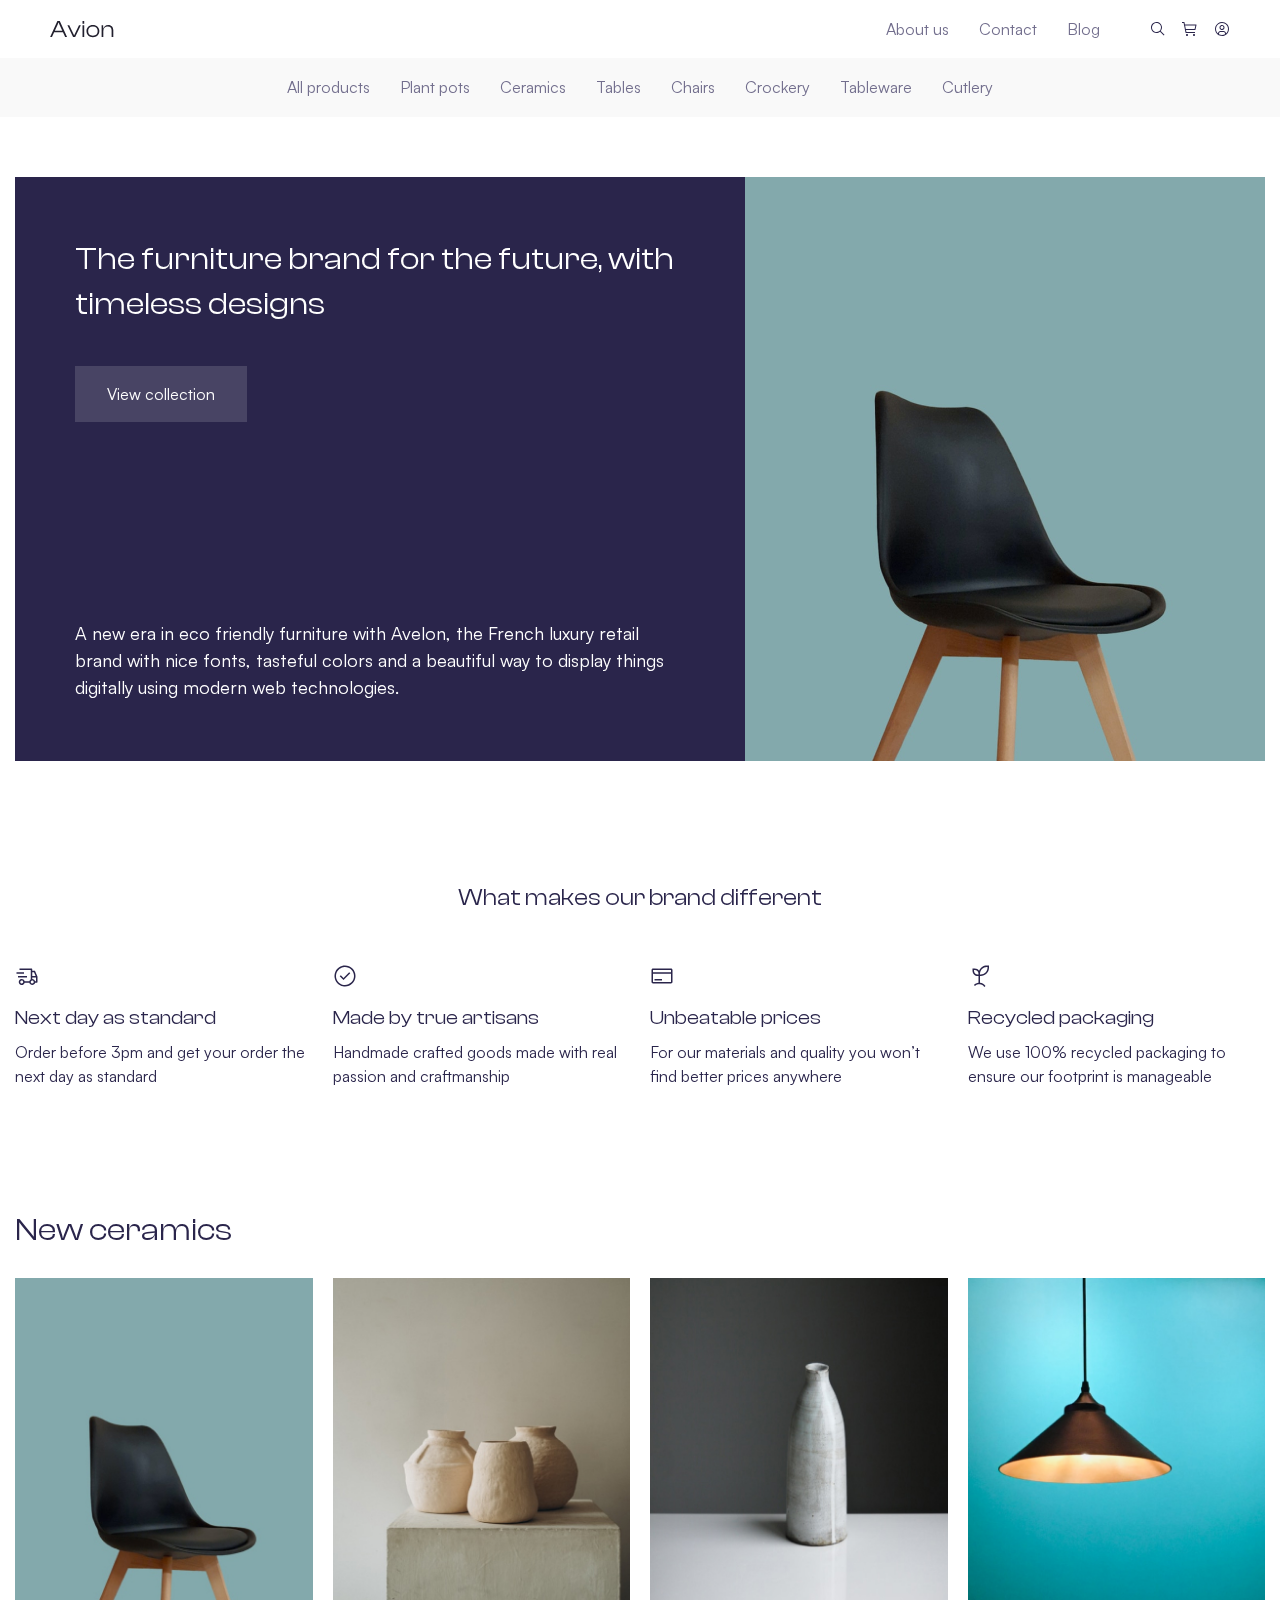
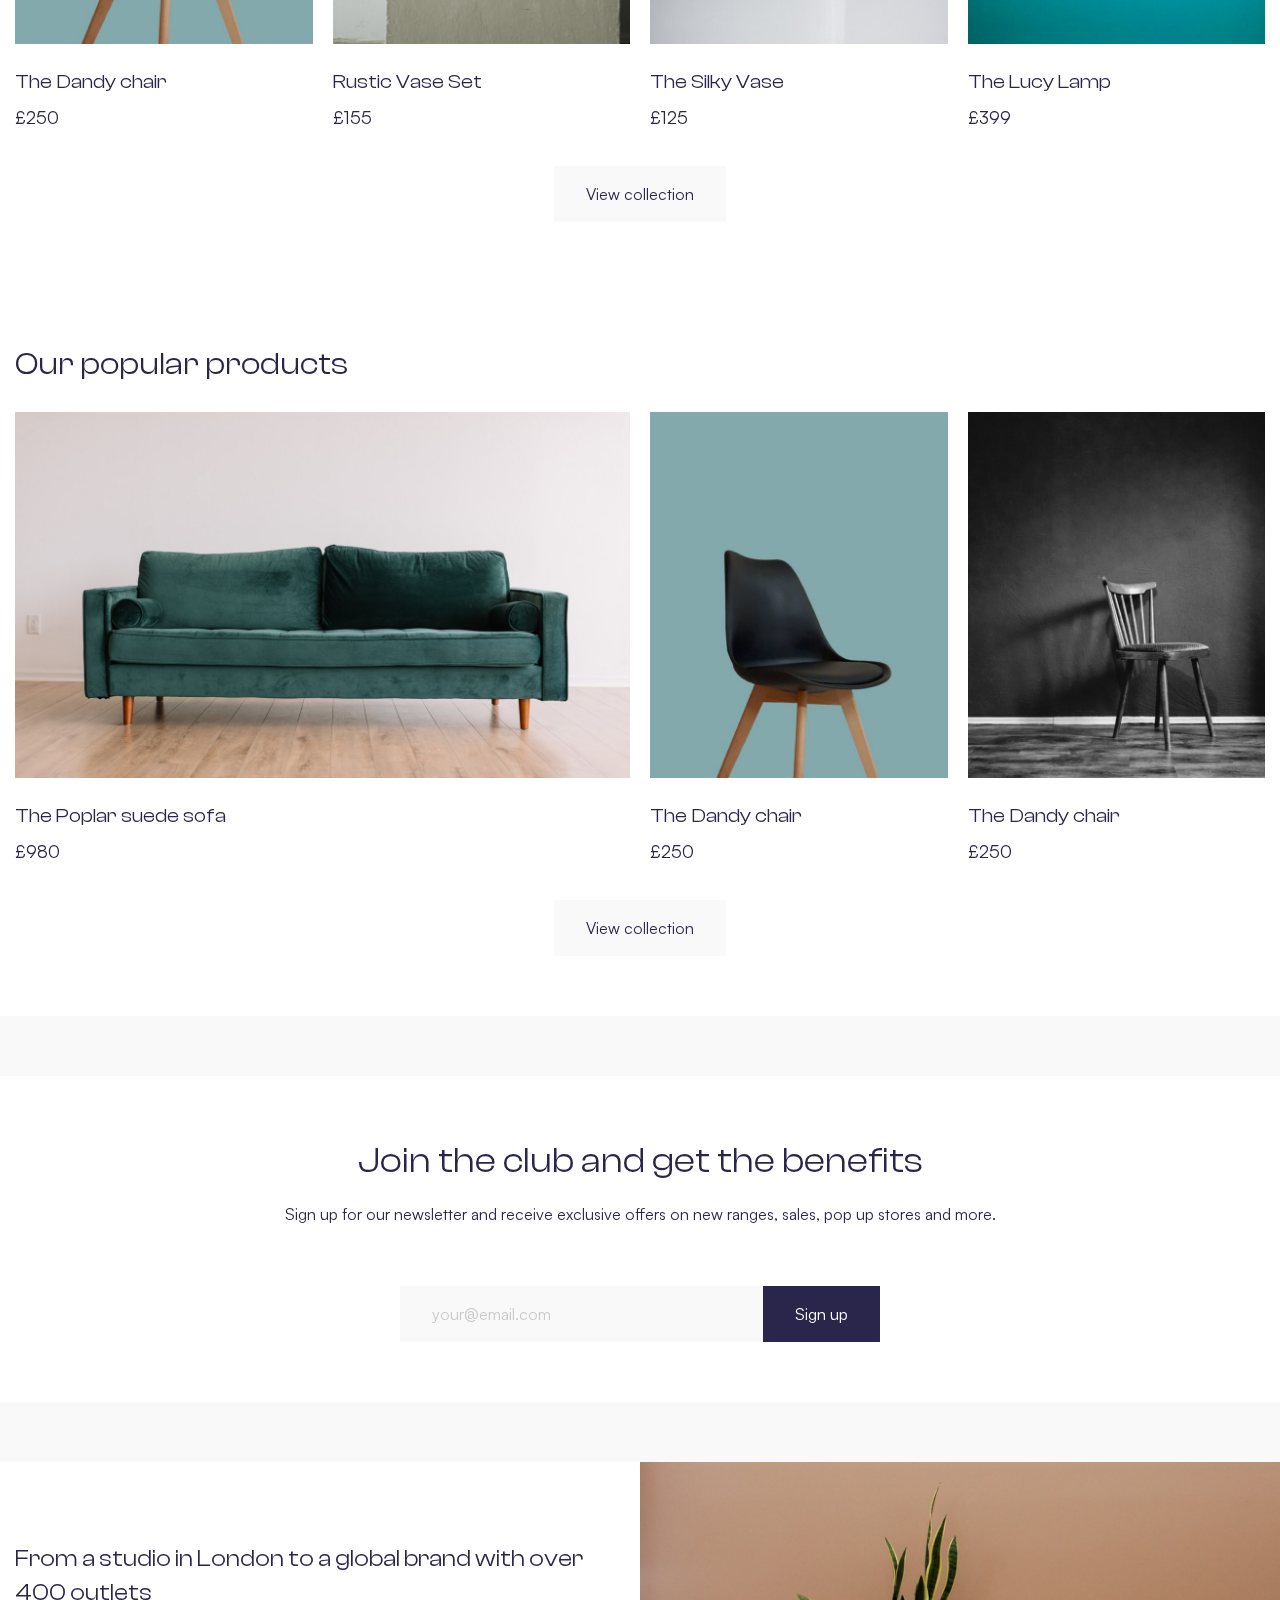
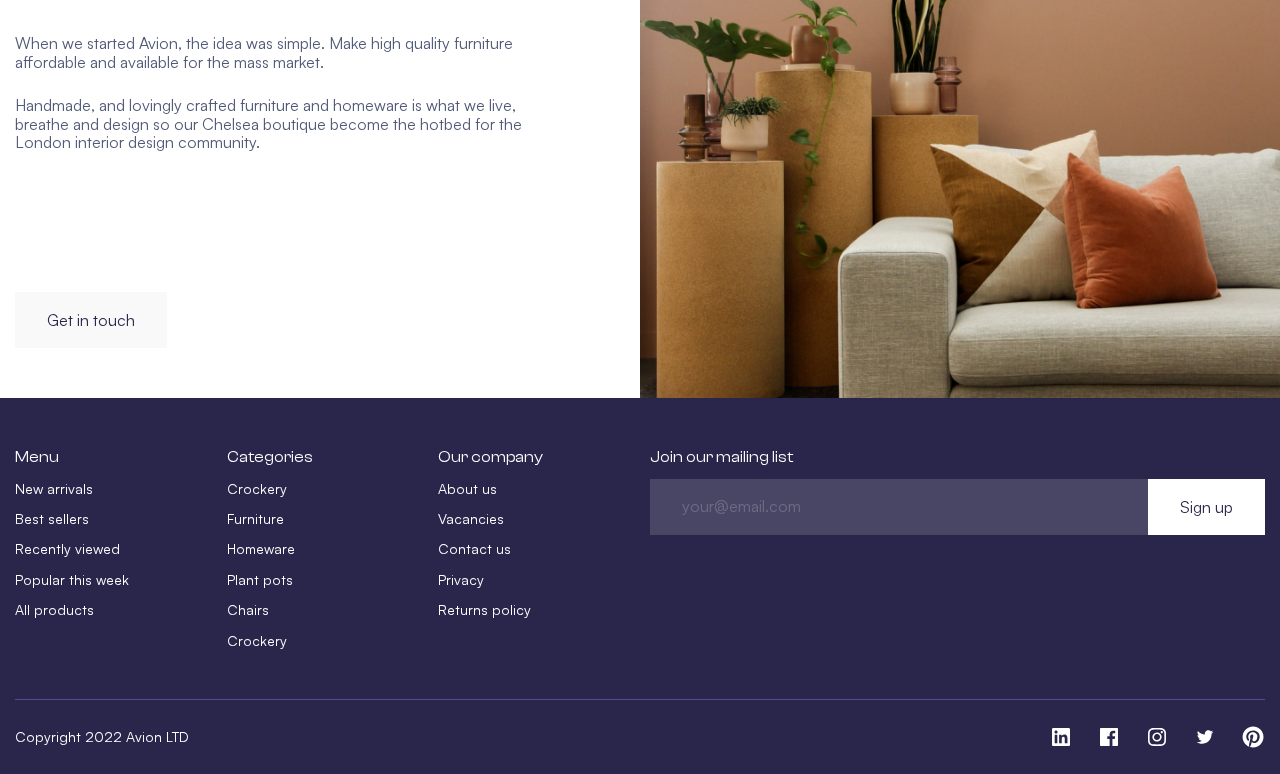
<file: index.html>
<!DOCTYPE html>
<html lang="en" class="page">

<head>
    <meta charset="UTF-8">
    <meta name="viewport" content="width=device-width, initial-scale=1.0">
    <title>Avion</title>
    <link rel="stylesheet" href="./styles/normalize.css">
    <link rel="stylesheet" href="./styles/main.css">
</head>

<body class="page__body">
    <header class="header">
        <div class="header__container header__top">
            <a href="/" class="logo header__logo focus-visible">
                <img src="./img/logo.svg" alt="Avion Logo">
            </a>
            <div class="header__actions">
                <nav class="header__nav">
                    <ul class="list-reset header__list">
                        <li class="header__item">
                            <a href="/about.html" class="header__link focus-visible">About us</a>
                        </li>
                        <li class="header__item">
                            <a href="#" class="header__link focus-visible">Contact</a>
                        </li>
                        <li class="header__item">
                            <a href="#" class="header__link focus-visible">Blog</a>
                        </li>
                    </ul>
                </nav>
                <div class="header__buttons">
                    <a href="/" class="header__button focus-visible">
                        <img src="./img/search-icon.svg" alt="Search Icon" class="header__button-icon">
                    </a>
                    <a href="/cart.html" class="header__button focus-visible">
                        <img src="./img/cart-icon.svg" alt="Cart Icon" class="header__button-icon">
                    </a>
                    <a href="/" class="header__button focus-visible">
                        <img src="./img/user-icon.svg" alt="User Icon" class="header__button-icon">
                    </a>
                </div>
            </div>
            <button class="btn-reset burger">
                <span class="burger__line"></span>
                <span class="burger__line"></span>
                <span class="burger__line"></span>
                <span class="burger__line"></span>
            </button>
        </div>
        <div class="header__container header__bottom">
            <nav class="header__nav">
                <ul class="list-reset header__list">
                    <li class="header__item"><a href="/products.html" class="header__link focus-visible">All products</a></li>
                    <li class="header__item"><a href="#" class="header__link focus-visible">Plant pots</a></li>
                    <li class="header__item"><a href="#" class="header__link focus-visible">Ceramics</a></li>
                    <li class="header__item"><a href="#" class="header__link focus-visible">Tables</a></li>
                    <li class="header__item"><a href="#" class="header__link focus-visible">Chairs</a></li>
                    <li class="header__item"><a href="#" class="header__link focus-visible">Crockery</a></li>
                    <li class="header__item"><a href="#" class="header__link focus-visible">Tableware</a></li>
                    <li class="header__item"><a href="#" class="header__link focus-visible">Cutlery</a></li>
                </ul>
            </nav>
        </div>
    </header>
    <main>
        <section class="hero">
            <div class="hero__container container">
                <!-- Левая часть: текст и кнопка -->
                <div class="hero__content">
                    <h1 class="hero__title">The furniture brand for the future, with timeless designs</h1>
                    <a href="#" class="button button--transparent hero__button">View collection</a>
                    <p class="hero__description">
                        A new era in eco friendly furniture with Avelon, the French luxury retail brand
                        with nice fonts, tasteful colors and a beautiful way to display things digitally
                        using modern web technologies.
                    </p>
                </div>

                <!-- Правая часть: картинка -->
                <div class="hero__image-wrapper">
                    <img src="./img/hero-chair.jpg" alt="Furniture design chair" width="520" height="584"
                        class="hero__image">
                </div>
            </div>
        </section>
        <section class="features">
            <div class="container">
                <h2 class="title title--medium title--center features__title">What makes our brand different</h2>
                <ul class="list-reset features__list grid">
                    <!-- Пункт 1 -->
                    <li class="features__item">
                        <img src="./img/features-1.svg" alt="Features Icon" width="24" height="24"
                            class="features__icon">
                        <h3 class="features__subtitle">Next day as standard</h3>
                        <p class="features__text">Order before 3pm and get your order the next day as standard</p>
                    </li>

                    <!-- Пункт 2 -->
                    <li class="features__item">
                        <img src="./img/features-2.svg" alt="Features Icon" width="24" height="24"
                            class="features__icon">
                        <h3 class="features__subtitle">Made by true artisans</h3>
                        <p class="features__text">Handmade crafted goods made with real passion and craftmanship</p>
                    </li>

                    <!-- Пункт 3 -->
                    <li class="features__item">
                        <img src="./img/features-3.svg" alt="Features Icon" width="24" height="24"
                            class="features__icon">
                        <h3 class="features__subtitle">Unbeatable prices</h3>
                        <p class="features__text">For our materials and quality you won’t find better prices anywhere
                        </p>
                    </li>

                    <!-- Пункт 4 -->
                    <li class="features__item">
                        <img src="./img/features-4.svg" alt="Features Icon" width="24" height="24"
                            class="features__icon">
                        <h3 class="features__subtitle">Recycled packaging</h3>
                        <p class="features__text">We use 100% recycled packaging to ensure our footprint is manageable
                        </p>
                    </li>
                </ul>
            </div>
        </section>
        <section class="products-section">
            <div class="products-section__container container">
                <h2 class="title title--large products-section__title">New ceramics</h2>

                <ul class="list-reset products-grid products-section__list">
                    <li class="products-grid__item">
                        <article class="product-card">
                            <div class="product-card__image-wrapper">
                                <img src="./img/dandy-chair.jpg" alt="The Dandy chair" class="product-card__image" width="305"
                                    height="317">
                            </div>
                            <a href="/product.html" class="product-card__name focus-visible">The Dandy chair</a>
                            <span class="product-card__price">£250</span>
                        </article>
                    </li>

                    <li class="products-grid__item">
                        <article class="product-card">
                            <div class="product-card__image-wrapper">
                                <img src="./img/vase-set.jpg" alt="Rustic Vase Set" class="product-card__image" width="305"
                                    height="317">
                            </div>
                            <a href="/product.html" class="product-card__name focus-visible">Rustic Vase Set</a>
                            <span class="product-card__price">£155</span>
                        </article>
                    </li>

                    <li class="products-grid__item">
                        <article class="product-card">
                            <div class="product-card__image-wrapper">
                                <img src="./img/silky-vase.jpg" alt="The Silky Vase" class="product-card__image" width="305"
                                    height="317">
                            </div>
                            <a href="/product.html" class="product-card__name focus-visible">The Silky Vase</a>
                            <span class="product-card__price">£125</span>
                        </article>
                    </li>

                    <li class="products-grid__item">
                        <article class="product-card">
                            <div class="product-card__image-wrapper">
                                <img src="./img/lucy-lamp.jpg" alt="The Lucy Lamp" class="product-card__image" width="305"
                                    height="317">
                            </div>
                            <a href="/product.html" class="product-card__name focus-visible">The Lucy Lamp</a>
                            <span class="product-card__price">£399</span>
                        </article>
                    </li>
                </ul>

                <div class="products-section__button-wrapper">
                    <a href="/products.html" class="button button--grey">View collection</a>
                </div>
            </div>
        </section>
        <section class="products-section">
            <div class="products-section__container container">
                <h2 class="title title--large products-section__title">Our popular products</h2>

                <ul class="list-reset products-grid products-section__list">
                    <li class="products-grid__item products-grid__item--large">
                        <article class="product-card">
                            <div class="product-card__image-wrapper">
                                <img src="./img/popular-sofa.jpg" alt="The Dandy chair" class="product-card__image" width="630"
                                    height="375">
                            </div>
                            <a href="/product.html" class="product-card__name focus-visible">The Poplar suede sofa</a>
                            <span class="product-card__price">£980</span>
                        </article>
                    </li>

                    <li class="products-grid__item">
                        <article class="product-card">
                            <div class="product-card__image-wrapper">
                                <img src="./img/dandy-chair.jpg" alt="Rustic Vase Set" class="product-card__image" width="305"
                                    height="317">
                            </div>
                            <a href="/product.html" class="product-card__name focus-visible">The Dandy chair</a>
                            <span class="product-card__price">£250</span>
                        </article>
                    </li>

                    <li class="products-grid__item">
                        <article class="product-card">
                            <div class="product-card__image-wrapper">
                                <img src="./img/dandy-chair-2.jpg" alt="The Silky Vase" class="product-card__image" width="305"
                                    height="317">
                            </div>
                            <a href="/product.html" class="product-card__name focus-visible">The Dandy chair</a>
                            <span class="product-card__price">£250</span>
                        </article>
                    </li>
                </ul>

                <div class="products-section__button-wrapper">
                    <a href="/products.html" class="button button--grey">View collection</a>
                </div>
            </div>
        </section>
        <section class="newsletter">
            <div class="newsletter__container container">
                <h2 class="title title--xlarge title--center newsletter__title">Join the club and get the benefits</h2>
                <p class="newsletter__description">Sign up for our newsletter and receive exclusive offers on new
                    ranges, sales, pop up stores and more.</p>
                <form action="#" method="POST" class="form newsletter__form">
                    <input type="email" class="input-reset form__input" placeholder="your@email.com" required
                        aria-label="Enter your email address">
                    <button type="submit" class="button button--dark form__button">Sign up</button>
                </form>
            </div>
        </section>
        <section class="about">
            <div class="about__container">
                <!-- Левая часть: текст и кнопка -->
                <div class="about__content about__content--left">
                    <h2 class="title title--medium about__title">From a studio in London to a global brand with over 400
                        outlets</h1>
                        <p class="about__description">
                            When we started Avion, the idea was simple. Make high quality furniture affordable and
                            available
                            for the mass market.
                        </p>
                        <p class="about__description">
                            Handmade, and lovingly crafted furniture and homeware is what we live,
                            breathe and design so our Chelsea boutique become the hotbed for the London interior design
                            community.
                        </p>
                        <a href="#" class="button button--grey about__button">Get in touch</a>
                </div>

                <!-- Правая часть: картинка -->
                <div class="about__image-wrapper">
                    <img src="./img/about-image.jpg" alt="Decorate Image" width="720" height="603" class="about__image">
                </div>
            </div>
        </section>
    </main>
    <footer class="footer">
        <div class="container">
            <div class="grid footer__top">
                <nav class="footer__nav">
                    <h3 class="footer__subtitle">Menu</h3>
                    <ul class="list-reset footer__list">
                        <li class="footer__item">
                            <a href="/" class="footer__link focus-visible">New arrivals</a>
                        </li>
                        <li class="footer__item">
                            <a href="/" class="footer__link focus-visible">Best sellers</a>
                        </li>
                        <li class="footer__item">
                            <a href="/" class="footer__link focus-visible">Recently viewed</a>
                        </li>
                        <li class="footer__item">
                            <a href="/" class="footer__link focus-visible">Popular this week</a>
                        </li>
                        <li class="footer__item">
                            <a href="/" class="footer__link focus-visible">All products</a>
                        </li>
                    </ul>
                </nav>
                <nav class="footer__nav">
                    <h3 class="footer__subtitle">Categories</h3>
                    <ul class="list-reset footer__list">
                        <li class="footer__item">
                            <a href="/" class="footer__link focus-visible">Crockery</a>
                        </li>
                        <li class="footer__item">
                            <a href="/" class="footer__link focus-visible">Furniture</a>
                        </li>
                        <li class="footer__item">
                            <a href="/" class="footer__link focus-visible">Homeware</a>
                        </li>
                        <li class="footer__item">
                            <a href="/" class="footer__link focus-visible">Plant pots</a>
                        </li>
                        <li class="footer__item">
                            <a href="/" class="footer__link focus-visible">Chairs</a>
                        </li>
                        <li class="footer__item">
                            <a href="/" class="footer__link focus-visible">Crockery</a>
                        </li>
                    </ul>
                </nav>
                <nav class="footer__nav">
                    <h3 class="footer__subtitle">Our company</h3>
                    <ul class="list-reset footer__list">
                        <li class="footer__item">
                            <a href="/" class="footer__link focus-visible">About us</a>
                        </li>
                        <li class="footer__item">
                            <a href="/" class="footer__link focus-visible">Vacancies</a>
                        </li>
                        <li class="footer__item">
                            <a href="/" class="footer__link focus-visible">Contact us</a>
                        </li>
                        <li class="footer__item">
                            <a href="/" class="footer__link focus-visible">Privacy</a>
                        </li>
                        <li class="footer__item">
                            <a href="/" class="footer__link focus-visible">Returns policy</a>
                        </li>
                    </ul>
                </nav>
                <div class="footer__form">
                    <h3 class="footer__subtitle">Join our mailing list</h3>
                    <form action="#" method="POST" class="form">
                        <input type="email" class="input-reset form__input form__input--transparent"
                            placeholder="your@email.com" required aria-label="Enter your email address">
                        <button type="submit" class="button button--white form__button">Sign up</button>
                    </form>
                </div>
            </div>
            <div class="footer__bottom">
                <span class="footer__copyright">Copyright 2022 Avion LTD</span>
                <ul class="list-reset social">
                    <li class="social__item">
                        <a href="#" class="social__link focus-visible">
                            <svg width="24" height="24" viewBox="0 0 24 24" fill="none" class="social__icon"
                                xmlns="http://www.w3.org/2000/svg">
                                <rect width="24" height="24" fill="white" style="mix-blend-mode:multiply" />
                                <path
                                    d="M19.65 3H4.35C3.6 3 3 3.6 3 4.275V19.65C3 20.325 3.6 20.925 4.35 20.925H19.65C20.4 20.925 21 20.325 21 19.65V4.275C21 3.6 20.4 3 19.65 3ZM8.325 18.3H5.7V9.75H8.325V18.3ZM7.05 8.55C6.225 8.55 5.475 7.875 5.475 6.975C5.475 6.075 6.15 5.4 7.05 5.4C7.875 5.4 8.625 6.075 8.625 6.975C8.625 7.875 7.875 8.55 7.05 8.55ZM18.375 18.225H15.75V14.025C15.75 13.05 15.75 11.7 14.325 11.7C12.9 11.7 12.75 12.825 12.75 13.875V18.15H10.125V9.75H12.6V10.875H12.675C13.05 10.2 13.95 9.45 15.225 9.45C17.925 9.45 18.45 11.25 18.45 13.575V18.225H18.375Z"
                                    fill="white" />
                            </svg>
                        </a>
                    </li>
                    <li class="social__item">
                        <a href="#" class="social__link focus-visible">
                            <svg width="24" height="24" viewBox="0 0 24 24" fill="none" class="social__icon"
                                xmlns="http://www.w3.org/2000/svg">
                                <rect width="24" height="24" fill="white" style="mix-blend-mode:multiply" />
                                <path
                                    d="M20.0025 3H3.9975C3.73355 3.00196 3.48097 3.10769 3.29433 3.29433C3.10769 3.48097 3.00196 3.73355 3 3.9975V20.0025C3.00196 20.2664 3.10769 20.519 3.29433 20.7057C3.48097 20.8923 3.73355 20.998 3.9975 21H12.615V14.04H10.275V11.3175H12.615V9.315C12.615 6.99 14.0325 5.7225 16.1175 5.7225C16.815 5.7225 17.5125 5.7225 18.21 5.8275V8.25H16.7775C15.645 8.25 15.4275 8.79 15.4275 9.5775V11.31H18.1275L17.775 14.0325H15.4275V21H20.0025C20.2664 20.998 20.519 20.8923 20.7057 20.7057C20.8923 20.519 20.998 20.2664 21 20.0025V3.9975C20.998 3.73355 20.8923 3.48097 20.7057 3.29433C20.519 3.10769 20.2664 3.00196 20.0025 3Z"
                                    fill="white" />
                            </svg>
                        </a>
                    </li>
                    <li class="social__item">
                        <a href="#" class="social__link focus-visible">
                            <svg width="24" height="24" viewBox="0 0 24 24" fill="none" class="social__icon"
                                xmlns="http://www.w3.org/2000/svg">
                                <rect width="24" height="24" fill="white" style="mix-blend-mode:multiply" />
                                <path
                                    d="M16.8042 8.2758C17.4007 8.2758 17.8842 7.79227 17.8842 7.1958C17.8842 6.59933 17.4007 6.1158 16.8042 6.1158C16.2077 6.1158 15.7242 6.59933 15.7242 7.1958C15.7242 7.79227 16.2077 8.2758 16.8042 8.2758Z"
                                    fill="white" />
                                <path
                                    d="M12 7.37835C11.0859 7.37835 10.1924 7.64941 9.43235 8.15724C8.67232 8.66507 8.07995 9.38688 7.73015 10.2314C7.38035 11.0759 7.28883 12.0051 7.46715 12.9016C7.64548 13.7982 8.08565 14.6217 8.732 15.268C9.37835 15.9144 10.2018 16.3545 11.0984 16.5328C11.9949 16.7112 12.9241 16.6196 13.7686 16.2698C14.6131 15.92 15.3349 15.3277 15.8428 14.5677C16.3506 13.8076 16.6217 12.9141 16.6217 12C16.6217 10.7743 16.1347 9.59873 15.268 8.732C14.4013 7.86527 13.2257 7.37835 12 7.37835ZM12 15C11.4067 15 10.8266 14.8241 10.3333 14.4944C9.83994 14.1648 9.45542 13.6962 9.22836 13.1481C9.0013 12.5999 8.94189 11.9967 9.05764 11.4147C9.1734 10.8328 9.45912 10.2982 9.87868 9.87868C10.2982 9.45912 10.8328 9.1734 11.4147 9.05764C11.9967 8.94189 12.5999 9.0013 13.1481 9.22836C13.6962 9.45542 14.1648 9.83994 14.4944 10.3333C14.8241 10.8266 15 11.4067 15 12C15 12.7956 14.6839 13.5587 14.1213 14.1213C13.5587 14.6839 12.7956 15 12 15Z"
                                    fill="white" />
                                <path
                                    d="M12 4.62165C14.4031 4.62165 14.6878 4.6308 15.6368 4.67415C16.2075 4.68094 16.7728 4.78577 17.308 4.98405C17.6961 5.13381 18.0486 5.36316 18.3428 5.65732C18.6369 5.95149 18.8663 6.30398 19.016 6.6921C19.2143 7.22731 19.3191 7.79261 19.3259 8.36333C19.3692 9.3123 19.3784 9.597 19.3784 12.0001C19.3784 14.4031 19.3693 14.6878 19.3259 15.6368C19.3191 16.2075 19.2143 16.7728 19.016 17.3081C18.8663 17.6962 18.6369 18.0487 18.3428 18.3428C18.0486 18.637 17.6961 18.8663 17.308 19.0161C16.7728 19.2144 16.2075 19.3192 15.6368 19.326C14.6879 19.3693 14.4033 19.3785 12 19.3785C9.5967 19.3785 9.31215 19.3694 8.36325 19.326C7.79253 19.3192 7.22723 19.2144 6.69202 19.0161C6.3039 18.8663 5.95142 18.637 5.65725 18.3428C5.36308 18.0487 5.13374 17.6962 4.98397 17.3081C4.78569 16.7728 4.68087 16.2075 4.67408 15.6368C4.6308 14.6878 4.62157 14.4031 4.62157 12.0001C4.62157 9.597 4.63072 9.3123 4.67408 8.36333C4.68087 7.79261 4.78569 7.22731 4.98397 6.6921C5.13373 6.30396 5.36307 5.95146 5.65724 5.65728C5.95141 5.3631 6.30389 5.13375 6.69202 4.98397C7.22723 4.78569 7.79253 4.68087 8.36325 4.67408C9.31222 4.6308 9.59693 4.62165 12 4.62165ZM12 3C9.55575 3 9.24922 3.01035 8.2893 3.05415C7.54279 3.06914 6.80422 3.21059 6.105 3.4725C5.50705 3.70374 4.96401 4.05735 4.51068 4.51068C4.05735 4.96401 3.70374 5.50705 3.4725 6.105C3.21055 6.80434 3.06909 7.54304 3.05415 8.28968C3.01035 9.24923 3 9.55575 3 12C3 14.4443 3.01035 14.7508 3.05415 15.7107C3.0691 16.4573 3.21056 17.196 3.4725 17.8954C3.70374 18.4933 4.05735 19.0364 4.51068 19.4897C4.96401 19.943 5.50705 20.2966 6.105 20.5279C6.80434 20.7898 7.54304 20.9313 8.28968 20.9462C9.24923 20.9897 9.55575 21 12 21C14.4443 21 14.7508 20.9896 15.7107 20.9459C16.4573 20.9309 17.196 20.7894 17.8954 20.5275C18.4933 20.2963 19.0364 19.9426 19.4897 19.4893C19.943 19.036 20.2966 18.493 20.5279 17.895C20.7898 17.1957 20.9313 16.457 20.9462 15.7103C20.9897 14.7508 21 14.4443 21 12C21 9.55575 20.9896 9.24922 20.9459 8.2893C20.9309 7.54279 20.7894 6.80422 20.5275 6.105C20.2962 5.50712 19.9426 4.96415 19.4893 4.51089C19.0359 4.05763 18.4929 3.70407 17.895 3.47287C17.1957 3.21093 16.457 3.06948 15.7103 3.05453C14.7508 3.01035 14.4443 3 12 3Z"
                                    fill="white" />
                            </svg>
                        </a>
                    </li>
                    <li class="social__item">
                        <a href="#" class="social__link focus-visible">
                            <svg width="24" height="24" viewBox="0 0 24 24" fill="none" class="social__icon"
                                xmlns="http://www.w3.org/2000/svg">
                                <rect width="24" height="24" fill="white" style="mix-blend-mode:multiply" />
                                <path
                                    d="M8.94 18.705C10.2069 18.713 11.4627 18.4693 12.6346 17.9882C13.8066 17.507 14.8714 16.798 15.7672 15.9022C16.663 15.0064 17.3721 13.9416 17.8532 12.7696C18.3343 11.5977 18.578 10.3418 18.57 9.07499C18.57 8.92499 18.57 8.78249 18.57 8.63249C19.2267 8.15136 19.7951 7.56012 20.25 6.88499C19.6316 7.15544 18.9773 7.3348 18.3075 7.41749C19.0177 6.99432 19.5506 6.32824 19.8075 5.54249C19.1456 5.93957 18.4199 6.21871 17.6625 6.36749C17.1524 5.82401 16.4775 5.46378 15.7421 5.34253C15.0067 5.22128 14.2518 5.34576 13.5943 5.69673C12.9368 6.04769 12.4132 6.60557 12.1047 7.28405C11.7962 7.96252 11.7198 8.72376 11.8875 9.44999C10.542 9.38395 9.22553 9.03525 8.02377 8.42662C6.822 7.81798 5.7619 6.96305 4.9125 5.91749C4.48419 6.66087 4.35437 7.53923 4.54932 8.37473C4.74427 9.21023 5.24942 9.94043 5.9625 10.4175C5.43646 10.3972 4.92259 10.2533 4.4625 9.99749V10.035C4.45783 10.8119 4.71954 11.5669 5.20403 12.1742C5.68851 12.7815 6.3665 13.2044 7.125 13.3725C6.63573 13.5041 6.12322 13.5246 5.625 13.4325C5.84459 14.095 6.26376 14.6734 6.82503 15.0883C7.38631 15.5032 8.06219 15.7344 8.76 15.75C7.56691 16.7104 6.08407 17.239 4.5525 17.25C4.28396 17.2422 4.01606 17.2197 3.75 17.1825C5.30022 18.1702 7.1019 18.6909 8.94 18.6825"
                                    fill="white" />
                            </svg>
                        </a>
                    </li>
                    <li class="social__item">
                        <a href="#" class="social__link focus-visible">
                            <svg width="24" height="24" viewBox="0 0 24 24" fill="none" class="social__icon"
                                xmlns="http://www.w3.org/2000/svg">
                                <rect width="24" height="24" fill="white" style="mix-blend-mode:multiply" />
                                <path
                                    d="M11.9998 1.5C9.56549 1.51658 7.21257 2.37849 5.34356 3.93828C3.47455 5.49807 2.20559 7.65882 1.75375 10.0509C1.30192 12.443 1.69529 14.9177 2.86657 17.0518C4.03785 19.1858 5.91426 20.8466 8.1748 21.75C8.02287 20.7558 8.02287 19.7442 8.1748 18.75L9.4123 13.5C9.21646 13.0245 9.11949 12.5142 9.1273 12C9.1273 10.545 9.9748 9.45 11.0248 9.45C11.215 9.44714 11.4036 9.48543 11.5776 9.56224C11.7517 9.63906 11.9071 9.75258 12.0331 9.89504C12.1592 10.0375 12.253 10.2055 12.3081 10.3876C12.3632 10.5697 12.3783 10.7615 12.3523 10.95C12.3523 11.85 11.7823 13.2 11.4823 14.445C11.4177 14.6772 11.4101 14.9215 11.4599 15.1573C11.5098 15.3931 11.6157 15.6133 11.7688 15.7995C11.9218 15.9857 12.1175 16.1322 12.3391 16.2267C12.5608 16.3212 12.802 16.361 13.0423 16.3425C14.9023 16.3425 16.3423 14.37 16.3423 11.535C16.361 10.9589 16.2594 10.3853 16.044 9.85061C15.8287 9.31598 15.5042 8.8321 15.0914 8.42986C14.6786 8.02762 14.1864 7.71584 13.6464 7.51442C13.1063 7.31299 12.5302 7.22634 11.9548 7.26C11.3405 7.23361 10.7272 7.33216 10.152 7.54966C9.5769 7.76717 9.05188 8.09912 8.60875 8.52542C8.16563 8.95172 7.81361 9.46351 7.57401 10.0298C7.33441 10.5961 7.21221 11.2051 7.2148 11.82C7.20646 12.6766 7.46895 13.5139 7.9648 14.2125C8.00086 14.2526 8.02654 14.3009 8.03962 14.3532C8.05269 14.4055 8.05275 14.4602 8.0398 14.5125C7.9573 14.8425 7.7773 15.5625 7.7473 15.705C7.7173 15.8475 7.5898 15.9375 7.3948 15.8475C6.0823 15.2325 5.2648 13.32 5.2648 11.775C5.2648 8.4675 7.6723 5.4225 12.2023 5.4225C15.8398 5.4225 18.6748 8.0175 18.6748 11.49C18.6748 15.105 16.4248 18.015 13.2223 18.015C12.7528 18.0313 12.2867 17.9301 11.8662 17.7206C11.4458 17.511 11.0844 17.1997 10.8148 16.815L10.1623 19.3125C9.84951 20.2831 9.41077 21.2085 8.8573 22.065C9.87714 22.3664 10.9364 22.513 11.9998 22.5C14.7846 22.5 17.4553 21.3938 19.4244 19.4246C21.3936 17.4555 22.4998 14.7848 22.4998 12C22.4998 9.21523 21.3936 6.54451 19.4244 4.57538C17.4553 2.60625 14.7846 1.5 11.9998 1.5Z"
                                    fill="white" />
                            </svg>
                        </a>
                    </li>
                </ul>
            </div>
        </div>
    </footer>
</body>

</html>
</file>
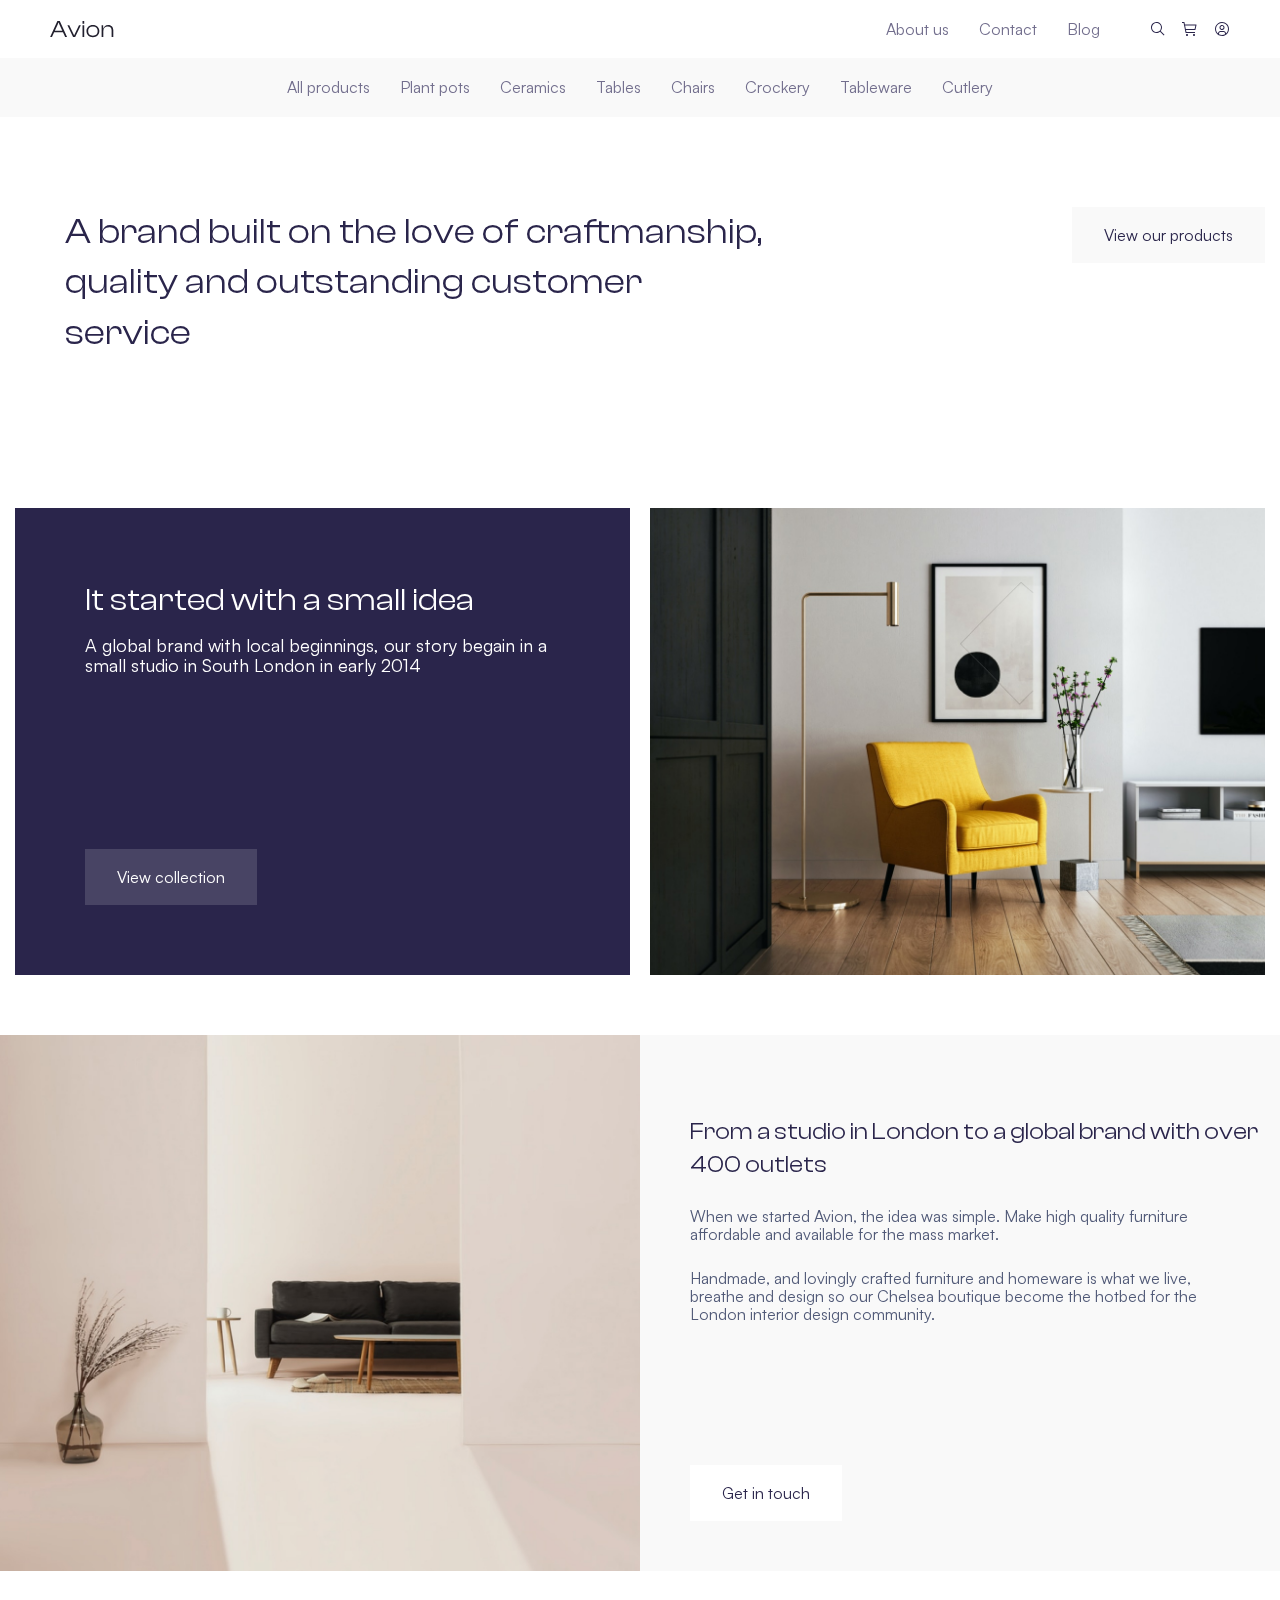
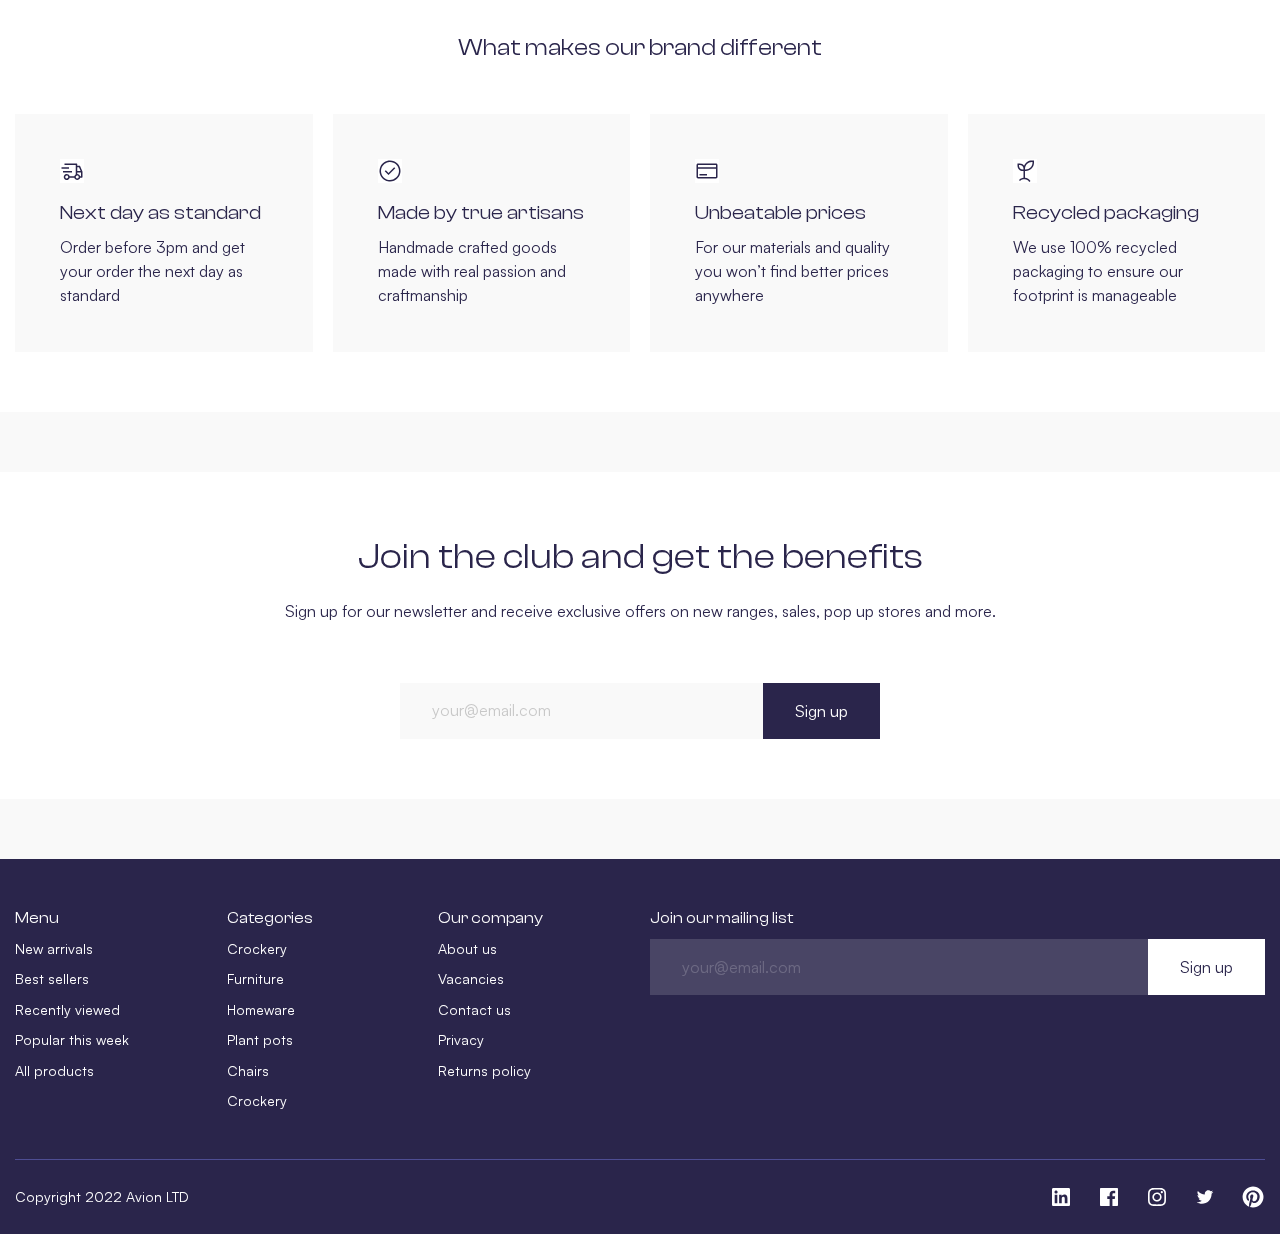
<file: about.html>
<!DOCTYPE html>
<html lang="en" class="page">

<head>
    <meta charset="UTF-8">
    <meta name="viewport" content="width=device-width, initial-scale=1.0">
    <title>Avion | About</title>
    <link rel="stylesheet" href="./styles/normalize.css">
    <link rel="stylesheet" href="./styles/main.css">
</head>

<body class="page__body">
    <header class="header">
        <div class="header__container header__top">
            <a href="/" class="logo header__logo focus-visible focus-visible">
                <img src="./img/logo.svg" alt="Avion Logo">
            </a>
            <div class="header__actions">
                <nav class="header__nav">
                    <ul class="list-reset header__list">
                        <li class="header__item">
                            <a href="/about.html" class="header__link focus-visible">About us</a>
                        </li>
                        <li class="header__item">
                            <a href="#" class="header__link focus-visible">Contact</a>
                        </li>
                        <li class="header__item">
                            <a href="#" class="header__link focus-visible">Blog</a>
                        </li>
                    </ul>
                </nav>
                <div class="header__buttons">
                    <a href="/" class="header__button focus-visible">
                        <img src="./img/search-icon.svg" alt="Search Icon" class="header__button-icon">
                    </a>
                    <a href="/cart.html" class="header__button focus-visible">
                        <img src="./img/cart-icon.svg" alt="Cart Icon" class="header__button-icon">
                    </a>
                    <a href="/" class="header__button focus-visible">
                        <img src="./img/user-icon.svg" alt="User Icon" class="header__button-icon">
                    </a>
                </div>
            </div>
            <button class="btn-reset burger">
                <span class="burger__line"></span>
                <span class="burger__line"></span>
                <span class="burger__line"></span>
                <span class="burger__line"></span>
            </button>
        </div>
        <div class="header__container header__bottom">
            <nav class="header__nav">
                <ul class="list-reset header__list">
                    <li class="header__item"><a href="/products.html" class="header__link focus-visible">All products</a></li>
                    <li class="header__item"><a href="#" class="header__link focus-visible">Plant pots</a></li>
                    <li class="header__item"><a href="#" class="header__link focus-visible">Ceramics</a></li>
                    <li class="header__item"><a href="#" class="header__link focus-visible">Tables</a></li>
                    <li class="header__item"><a href="#" class="header__link focus-visible">Chairs</a></li>
                    <li class="header__item"><a href="#" class="header__link focus-visible">Crockery</a></li>
                    <li class="header__item"><a href="#" class="header__link focus-visible">Tableware</a></li>
                    <li class="header__item"><a href="#" class="header__link focus-visible">Cutlery</a></li>
                </ul>
            </nav>
        </div>
    </header>
    <main>
        <section class="about-hero">
            <div class="container about-hero__container">
                <h1 class="about-hero__title">A brand built on the love of craftmanship,
                    quality and outstanding customer service</h1>
                <a href="/products" class="button button--grey about-hero__button">View our products</a>
            </div>
        </section>
        <section class="story">
            <div class="container story__container">
                <div class="story__content">
                    <h2 class="title title--large story__title">It started with a small idea</h2>
                    <p class="story__descr">
                        A global brand with local beginnings, our story begain in a small studio in South London in
                        early 2014
                    </p>
                    <a href="#" class="button button--transparent story__button">View collection</a>
                </div>
                <div class="story__image-wrapper">
                    <img src="./img/story-img.jpg" aria-hidden="true" alt="" width="630" height="478"
                        class="story__image">
                </div>
            </div>
        </section>
        <section class="about">
            <div class="about__container">
                <!-- Левая часть: картинка -->
                <div class="about__image-wrapper">
                    <img src="./img/about-image-2.jpg" alt="Decorate Image" width="720" height="603"
                        class="about__image">
                </div>

                <!-- Правая часть: текст и кнопка -->
                <div class="about__content about__content--grey about__content--right">
                    <h2 class="title title--medium about__title">From a studio in London to a global brand with over 400
                        outlets</h1>
                        <p class="about__description">
                            When we started Avion, the idea was simple. Make high quality furniture affordable and
                            available
                            for the mass market.
                        </p>
                        <p class="about__description">
                            Handmade, and lovingly crafted furniture and homeware is what we live,
                            breathe and design so our Chelsea boutique become the hotbed for the London interior design
                            community.
                        </p>
                        <a href="#" class="button button--white about__button">Get in touch</a>
                </div>
            </div>
        </section>
        <section class="features">
            <div class="container">
                <h2 class="title title--medium title--center features__title">What makes our brand different</h2>
                <ul class="list-reset features__list grid">
                    <!-- Пункт 1 -->
                    <li class="features__item features__item--grey">
                        <img src="./img/features-1.svg" alt="Features Icon" width="24" height="24"
                            class="features__icon">
                        <h3 class="features__subtitle">Next day as standard</h3>
                        <p class="features__text">Order before 3pm and get your order the next day as standard</p>
                    </li>

                    <!-- Пункт 2 -->
                    <li class="features__item features__item--grey">
                        <img src="./img/features-2.svg" alt="Features Icon" width="24" height="24"
                            class="features__icon">
                        <h3 class="features__subtitle">Made by true artisans</h3>
                        <p class="features__text">Handmade crafted goods made with real passion and craftmanship</p>
                    </li>

                    <!-- Пункт 3 -->
                    <li class="features__item features__item--grey">
                        <img src="./img/features-3.svg" alt="Features Icon" width="24" height="24"
                            class="features__icon">
                        <h3 class="features__subtitle">Unbeatable prices</h3>
                        <p class="features__text">For our materials and quality you won’t find better prices anywhere
                        </p>
                    </li>

                    <!-- Пункт 4 -->
                    <li class="features__item features__item--grey">
                        <img src="./img/features-4.svg" alt="Features Icon" width="24" height="24"
                            class="features__icon">
                        <h3 class="features__subtitle">Recycled packaging</h3>
                        <p class="features__text">We use 100% recycled packaging to ensure our footprint is manageable
                        </p>
                    </li>
                </ul>
            </div>
        </section>
        <section class="newsletter">
            <div class="newsletter__container container">
                <h2 class="title title--xlarge title--center newsletter__title">Join the club and get the benefits</h2>
                <p class="newsletter__description">Sign up for our newsletter and receive exclusive offers on new
                    ranges, sales, pop up stores and more.</p>
                <form action="#" method="POST" class="form newsletter__form">
                    <input type="email" class="input-reset form__input" placeholder="your@email.com" required
                        aria-label="Enter your email address">
                    <button type="submit" class="button button--dark form__button">Sign up</button>
                </form>
            </div>
        </section>
    </main>
    <footer class="footer">
        <div class="container">
            <div class="grid footer__top">
                <nav class="footer__nav">
                    <h3 class="footer__subtitle">Menu</h3>
                    <ul class="list-reset footer__list">
                        <li class="footer__item">
                            <a href="/" class="footer__link focus-visible">New arrivals</a>
                        </li>
                        <li class="footer__item">
                            <a href="/" class="footer__link focus-visible">Best sellers</a>
                        </li>
                        <li class="footer__item">
                            <a href="/" class="footer__link focus-visible">Recently viewed</a>
                        </li>
                        <li class="footer__item">
                            <a href="/" class="footer__link focus-visible">Popular this week</a>
                        </li>
                        <li class="footer__item">
                            <a href="/" class="footer__link focus-visible">All products</a>
                        </li>
                    </ul>
                </nav>
                <nav class="footer__nav">
                    <h3 class="footer__subtitle">Categories</h3>
                    <ul class="list-reset footer__list">
                        <li class="footer__item">
                            <a href="/" class="footer__link focus-visible">Crockery</a>
                        </li>
                        <li class="footer__item">
                            <a href="/" class="footer__link focus-visible">Furniture</a>
                        </li>
                        <li class="footer__item">
                            <a href="/" class="footer__link focus-visible">Homeware</a>
                        </li>
                        <li class="footer__item">
                            <a href="/" class="footer__link focus-visible">Plant pots</a>
                        </li>
                        <li class="footer__item">
                            <a href="/" class="footer__link focus-visible">Chairs</a>
                        </li>
                        <li class="footer__item">
                            <a href="/" class="footer__link focus-visible">Crockery</a>
                        </li>
                    </ul>
                </nav>
                <nav class="footer__nav">
                    <h3 class="footer__subtitle">Our company</h3>
                    <ul class="list-reset footer__list">
                        <li class="footer__item">
                            <a href="/" class="footer__link focus-visible">About us</a>
                        </li>
                        <li class="footer__item">
                            <a href="/" class="footer__link focus-visible">Vacancies</a>
                        </li>
                        <li class="footer__item">
                            <a href="/" class="footer__link focus-visible">Contact us</a>
                        </li>
                        <li class="footer__item">
                            <a href="/" class="footer__link focus-visible">Privacy</a>
                        </li>
                        <li class="footer__item">
                            <a href="/" class="footer__link focus-visible">Returns policy</a>
                        </li>
                    </ul>
                </nav>
                <div class="footer__form">
                    <h3 class="footer__subtitle">Join our mailing list</h3>
                    <form action="#" method="POST" class="form">
                        <input type="email" class="input-reset form__input form__input--transparent"
                            placeholder="your@email.com" required aria-label="Enter your email address">
                        <button type="submit" class="button button--white form__button">Sign up</button>
                    </form>
                </div>
            </div>
            <div class="footer__bottom">
                <span class="footer__copyright">Copyright 2022 Avion LTD</span>
                <ul class="list-reset social">
                    <li class="social__item">
                        <a href="#" class="social__link focus-visible">
                            <svg width="24" height="24" viewBox="0 0 24 24" fill="none" class="social__icon"
                                xmlns="http://www.w3.org/2000/svg">
                                <rect width="24" height="24" fill="white" style="mix-blend-mode:multiply" />
                                <path
                                    d="M19.65 3H4.35C3.6 3 3 3.6 3 4.275V19.65C3 20.325 3.6 20.925 4.35 20.925H19.65C20.4 20.925 21 20.325 21 19.65V4.275C21 3.6 20.4 3 19.65 3ZM8.325 18.3H5.7V9.75H8.325V18.3ZM7.05 8.55C6.225 8.55 5.475 7.875 5.475 6.975C5.475 6.075 6.15 5.4 7.05 5.4C7.875 5.4 8.625 6.075 8.625 6.975C8.625 7.875 7.875 8.55 7.05 8.55ZM18.375 18.225H15.75V14.025C15.75 13.05 15.75 11.7 14.325 11.7C12.9 11.7 12.75 12.825 12.75 13.875V18.15H10.125V9.75H12.6V10.875H12.675C13.05 10.2 13.95 9.45 15.225 9.45C17.925 9.45 18.45 11.25 18.45 13.575V18.225H18.375Z"
                                    fill="white" />
                            </svg>
                        </a>
                    </li>
                    <li class="social__item">
                        <a href="#" class="social__link focus-visible">
                            <svg width="24" height="24" viewBox="0 0 24 24" fill="none" class="social__icon"
                                xmlns="http://www.w3.org/2000/svg">
                                <rect width="24" height="24" fill="white" style="mix-blend-mode:multiply" />
                                <path
                                    d="M20.0025 3H3.9975C3.73355 3.00196 3.48097 3.10769 3.29433 3.29433C3.10769 3.48097 3.00196 3.73355 3 3.9975V20.0025C3.00196 20.2664 3.10769 20.519 3.29433 20.7057C3.48097 20.8923 3.73355 20.998 3.9975 21H12.615V14.04H10.275V11.3175H12.615V9.315C12.615 6.99 14.0325 5.7225 16.1175 5.7225C16.815 5.7225 17.5125 5.7225 18.21 5.8275V8.25H16.7775C15.645 8.25 15.4275 8.79 15.4275 9.5775V11.31H18.1275L17.775 14.0325H15.4275V21H20.0025C20.2664 20.998 20.519 20.8923 20.7057 20.7057C20.8923 20.519 20.998 20.2664 21 20.0025V3.9975C20.998 3.73355 20.8923 3.48097 20.7057 3.29433C20.519 3.10769 20.2664 3.00196 20.0025 3Z"
                                    fill="white" />
                            </svg>
                        </a>
                    </li>
                    <li class="social__item">
                        <a href="#" class="social__link focus-visible">
                            <svg width="24" height="24" viewBox="0 0 24 24" fill="none" class="social__icon"
                                xmlns="http://www.w3.org/2000/svg">
                                <rect width="24" height="24" fill="white" style="mix-blend-mode:multiply" />
                                <path
                                    d="M16.8042 8.2758C17.4007 8.2758 17.8842 7.79227 17.8842 7.1958C17.8842 6.59933 17.4007 6.1158 16.8042 6.1158C16.2077 6.1158 15.7242 6.59933 15.7242 7.1958C15.7242 7.79227 16.2077 8.2758 16.8042 8.2758Z"
                                    fill="white" />
                                <path
                                    d="M12 7.37835C11.0859 7.37835 10.1924 7.64941 9.43235 8.15724C8.67232 8.66507 8.07995 9.38688 7.73015 10.2314C7.38035 11.0759 7.28883 12.0051 7.46715 12.9016C7.64548 13.7982 8.08565 14.6217 8.732 15.268C9.37835 15.9144 10.2018 16.3545 11.0984 16.5328C11.9949 16.7112 12.9241 16.6196 13.7686 16.2698C14.6131 15.92 15.3349 15.3277 15.8428 14.5677C16.3506 13.8076 16.6217 12.9141 16.6217 12C16.6217 10.7743 16.1347 9.59873 15.268 8.732C14.4013 7.86527 13.2257 7.37835 12 7.37835ZM12 15C11.4067 15 10.8266 14.8241 10.3333 14.4944C9.83994 14.1648 9.45542 13.6962 9.22836 13.1481C9.0013 12.5999 8.94189 11.9967 9.05764 11.4147C9.1734 10.8328 9.45912 10.2982 9.87868 9.87868C10.2982 9.45912 10.8328 9.1734 11.4147 9.05764C11.9967 8.94189 12.5999 9.0013 13.1481 9.22836C13.6962 9.45542 14.1648 9.83994 14.4944 10.3333C14.8241 10.8266 15 11.4067 15 12C15 12.7956 14.6839 13.5587 14.1213 14.1213C13.5587 14.6839 12.7956 15 12 15Z"
                                    fill="white" />
                                <path
                                    d="M12 4.62165C14.4031 4.62165 14.6878 4.6308 15.6368 4.67415C16.2075 4.68094 16.7728 4.78577 17.308 4.98405C17.6961 5.13381 18.0486 5.36316 18.3428 5.65732C18.6369 5.95149 18.8663 6.30398 19.016 6.6921C19.2143 7.22731 19.3191 7.79261 19.3259 8.36333C19.3692 9.3123 19.3784 9.597 19.3784 12.0001C19.3784 14.4031 19.3693 14.6878 19.3259 15.6368C19.3191 16.2075 19.2143 16.7728 19.016 17.3081C18.8663 17.6962 18.6369 18.0487 18.3428 18.3428C18.0486 18.637 17.6961 18.8663 17.308 19.0161C16.7728 19.2144 16.2075 19.3192 15.6368 19.326C14.6879 19.3693 14.4033 19.3785 12 19.3785C9.5967 19.3785 9.31215 19.3694 8.36325 19.326C7.79253 19.3192 7.22723 19.2144 6.69202 19.0161C6.3039 18.8663 5.95142 18.637 5.65725 18.3428C5.36308 18.0487 5.13374 17.6962 4.98397 17.3081C4.78569 16.7728 4.68087 16.2075 4.67408 15.6368C4.6308 14.6878 4.62157 14.4031 4.62157 12.0001C4.62157 9.597 4.63072 9.3123 4.67408 8.36333C4.68087 7.79261 4.78569 7.22731 4.98397 6.6921C5.13373 6.30396 5.36307 5.95146 5.65724 5.65728C5.95141 5.3631 6.30389 5.13375 6.69202 4.98397C7.22723 4.78569 7.79253 4.68087 8.36325 4.67408C9.31222 4.6308 9.59693 4.62165 12 4.62165ZM12 3C9.55575 3 9.24922 3.01035 8.2893 3.05415C7.54279 3.06914 6.80422 3.21059 6.105 3.4725C5.50705 3.70374 4.96401 4.05735 4.51068 4.51068C4.05735 4.96401 3.70374 5.50705 3.4725 6.105C3.21055 6.80434 3.06909 7.54304 3.05415 8.28968C3.01035 9.24923 3 9.55575 3 12C3 14.4443 3.01035 14.7508 3.05415 15.7107C3.0691 16.4573 3.21056 17.196 3.4725 17.8954C3.70374 18.4933 4.05735 19.0364 4.51068 19.4897C4.96401 19.943 5.50705 20.2966 6.105 20.5279C6.80434 20.7898 7.54304 20.9313 8.28968 20.9462C9.24923 20.9897 9.55575 21 12 21C14.4443 21 14.7508 20.9896 15.7107 20.9459C16.4573 20.9309 17.196 20.7894 17.8954 20.5275C18.4933 20.2963 19.0364 19.9426 19.4897 19.4893C19.943 19.036 20.2966 18.493 20.5279 17.895C20.7898 17.1957 20.9313 16.457 20.9462 15.7103C20.9897 14.7508 21 14.4443 21 12C21 9.55575 20.9896 9.24922 20.9459 8.2893C20.9309 7.54279 20.7894 6.80422 20.5275 6.105C20.2962 5.50712 19.9426 4.96415 19.4893 4.51089C19.0359 4.05763 18.4929 3.70407 17.895 3.47287C17.1957 3.21093 16.457 3.06948 15.7103 3.05453C14.7508 3.01035 14.4443 3 12 3Z"
                                    fill="white" />
                            </svg>
                        </a>
                    </li>
                    <li class="social__item">
                        <a href="#" class="social__link focus-visible">
                            <svg width="24" height="24" viewBox="0 0 24 24" fill="none" class="social__icon"
                                xmlns="http://www.w3.org/2000/svg">
                                <rect width="24" height="24" fill="white" style="mix-blend-mode:multiply" />
                                <path
                                    d="M8.94 18.705C10.2069 18.713 11.4627 18.4693 12.6346 17.9882C13.8066 17.507 14.8714 16.798 15.7672 15.9022C16.663 15.0064 17.3721 13.9416 17.8532 12.7696C18.3343 11.5977 18.578 10.3418 18.57 9.07499C18.57 8.92499 18.57 8.78249 18.57 8.63249C19.2267 8.15136 19.7951 7.56012 20.25 6.88499C19.6316 7.15544 18.9773 7.3348 18.3075 7.41749C19.0177 6.99432 19.5506 6.32824 19.8075 5.54249C19.1456 5.93957 18.4199 6.21871 17.6625 6.36749C17.1524 5.82401 16.4775 5.46378 15.7421 5.34253C15.0067 5.22128 14.2518 5.34576 13.5943 5.69673C12.9368 6.04769 12.4132 6.60557 12.1047 7.28405C11.7962 7.96252 11.7198 8.72376 11.8875 9.44999C10.542 9.38395 9.22553 9.03525 8.02377 8.42662C6.822 7.81798 5.7619 6.96305 4.9125 5.91749C4.48419 6.66087 4.35437 7.53923 4.54932 8.37473C4.74427 9.21023 5.24942 9.94043 5.9625 10.4175C5.43646 10.3972 4.92259 10.2533 4.4625 9.99749V10.035C4.45783 10.8119 4.71954 11.5669 5.20403 12.1742C5.68851 12.7815 6.3665 13.2044 7.125 13.3725C6.63573 13.5041 6.12322 13.5246 5.625 13.4325C5.84459 14.095 6.26376 14.6734 6.82503 15.0883C7.38631 15.5032 8.06219 15.7344 8.76 15.75C7.56691 16.7104 6.08407 17.239 4.5525 17.25C4.28396 17.2422 4.01606 17.2197 3.75 17.1825C5.30022 18.1702 7.1019 18.6909 8.94 18.6825"
                                    fill="white" />
                            </svg>
                        </a>
                    </li>
                    <li class="social__item">
                        <a href="#" class="social__link focus-visible">
                            <svg width="24" height="24" viewBox="0 0 24 24" fill="none" class="social__icon"
                                xmlns="http://www.w3.org/2000/svg">
                                <rect width="24" height="24" fill="white" style="mix-blend-mode:multiply" />
                                <path
                                    d="M11.9998 1.5C9.56549 1.51658 7.21257 2.37849 5.34356 3.93828C3.47455 5.49807 2.20559 7.65882 1.75375 10.0509C1.30192 12.443 1.69529 14.9177 2.86657 17.0518C4.03785 19.1858 5.91426 20.8466 8.1748 21.75C8.02287 20.7558 8.02287 19.7442 8.1748 18.75L9.4123 13.5C9.21646 13.0245 9.11949 12.5142 9.1273 12C9.1273 10.545 9.9748 9.45 11.0248 9.45C11.215 9.44714 11.4036 9.48543 11.5776 9.56224C11.7517 9.63906 11.9071 9.75258 12.0331 9.89504C12.1592 10.0375 12.253 10.2055 12.3081 10.3876C12.3632 10.5697 12.3783 10.7615 12.3523 10.95C12.3523 11.85 11.7823 13.2 11.4823 14.445C11.4177 14.6772 11.4101 14.9215 11.4599 15.1573C11.5098 15.3931 11.6157 15.6133 11.7688 15.7995C11.9218 15.9857 12.1175 16.1322 12.3391 16.2267C12.5608 16.3212 12.802 16.361 13.0423 16.3425C14.9023 16.3425 16.3423 14.37 16.3423 11.535C16.361 10.9589 16.2594 10.3853 16.044 9.85061C15.8287 9.31598 15.5042 8.8321 15.0914 8.42986C14.6786 8.02762 14.1864 7.71584 13.6464 7.51442C13.1063 7.31299 12.5302 7.22634 11.9548 7.26C11.3405 7.23361 10.7272 7.33216 10.152 7.54966C9.5769 7.76717 9.05188 8.09912 8.60875 8.52542C8.16563 8.95172 7.81361 9.46351 7.57401 10.0298C7.33441 10.5961 7.21221 11.2051 7.2148 11.82C7.20646 12.6766 7.46895 13.5139 7.9648 14.2125C8.00086 14.2526 8.02654 14.3009 8.03962 14.3532C8.05269 14.4055 8.05275 14.4602 8.0398 14.5125C7.9573 14.8425 7.7773 15.5625 7.7473 15.705C7.7173 15.8475 7.5898 15.9375 7.3948 15.8475C6.0823 15.2325 5.2648 13.32 5.2648 11.775C5.2648 8.4675 7.6723 5.4225 12.2023 5.4225C15.8398 5.4225 18.6748 8.0175 18.6748 11.49C18.6748 15.105 16.4248 18.015 13.2223 18.015C12.7528 18.0313 12.2867 17.9301 11.8662 17.7206C11.4458 17.511 11.0844 17.1997 10.8148 16.815L10.1623 19.3125C9.84951 20.2831 9.41077 21.2085 8.8573 22.065C9.87714 22.3664 10.9364 22.513 11.9998 22.5C14.7846 22.5 17.4553 21.3938 19.4244 19.4246C21.3936 17.4555 22.4998 14.7848 22.4998 12C22.4998 9.21523 21.3936 6.54451 19.4244 4.57538C17.4553 2.60625 14.7846 1.5 11.9998 1.5Z"
                                    fill="white" />
                            </svg>
                        </a>
                    </li>
                </ul>
            </div>
        </div>
    </footer>
</body>

</html>
</file>
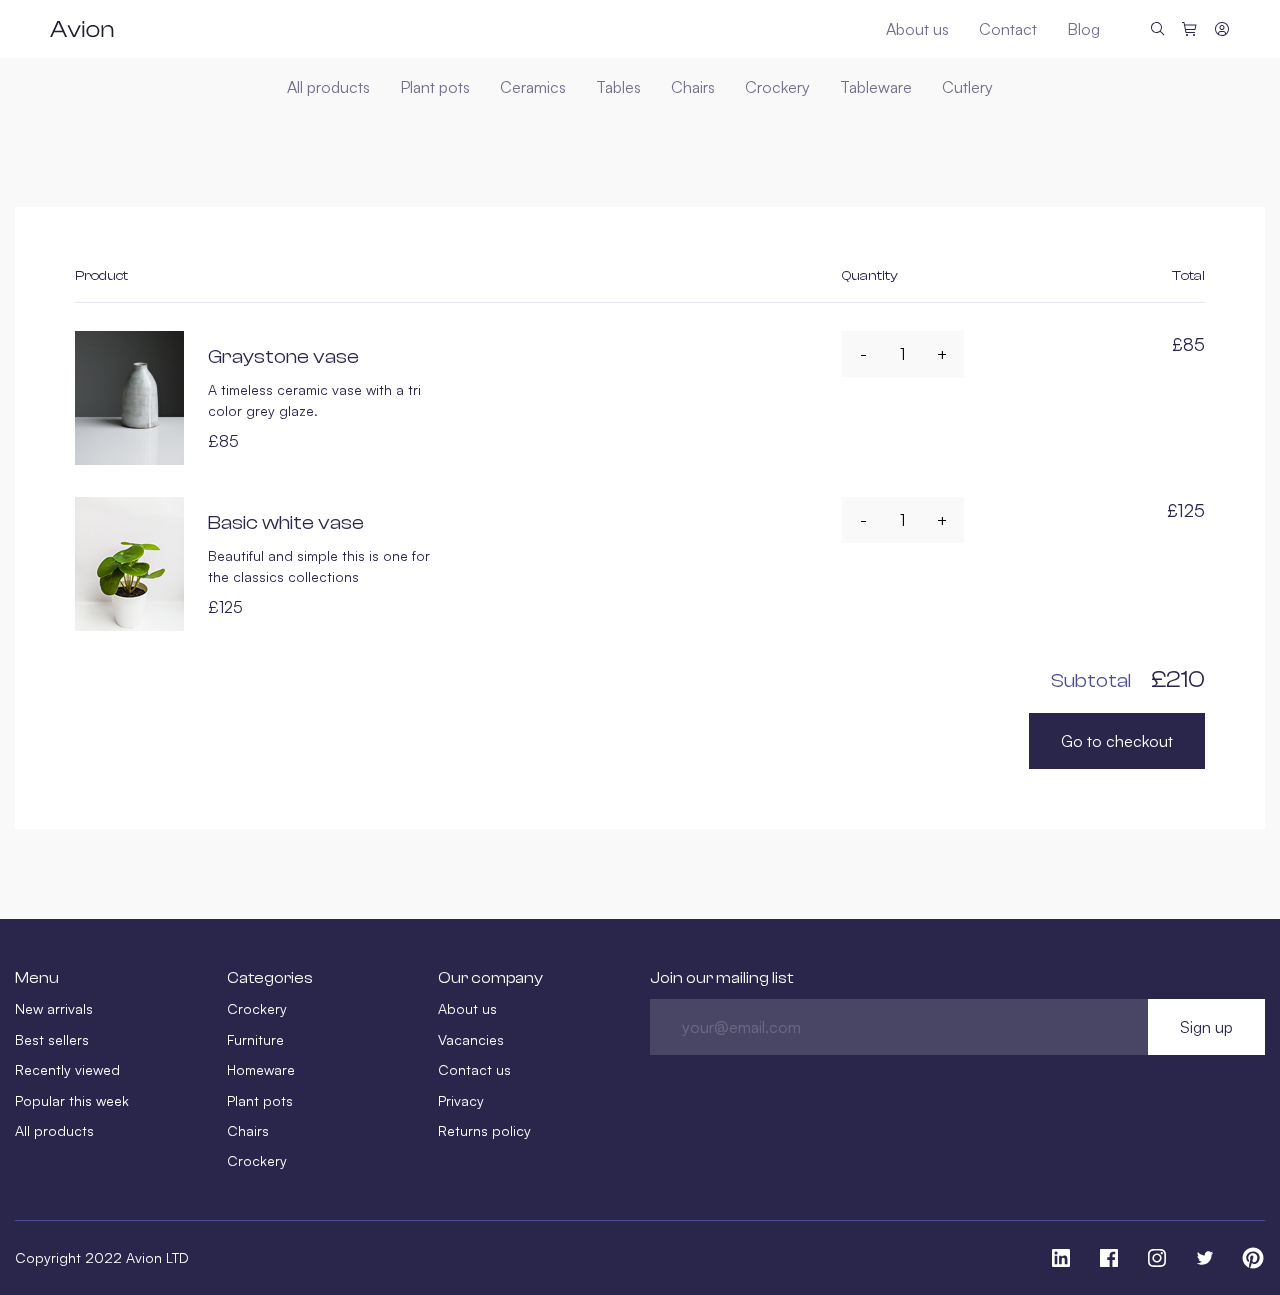
<file: cart.html>
<!DOCTYPE html>
<html lang="en" class="page">

<head>
    <meta charset="UTF-8">
    <meta name="viewport" content="width=device-width, initial-scale=1.0">
    <title>Avion | Cart</title>
    <link rel="stylesheet" href="./styles/normalize.css">
    <link rel="stylesheet" href="./styles/main.css">
</head>

<body class="page__body">
    <header class="header">
        <div class="header__container header__top">
            <a href="/" class="logo header__logo focus-visible">
                <img src="./img/logo.svg" alt="Avion Logo">
            </a>
            <div class="header__actions">
                <nav class="header__nav">
                    <ul class="list-reset header__list">
                        <li class="header__item">
                            <a href="/about.html" class="header__link focus-visible">About us</a>
                        </li>
                        <li class="header__item">
                            <a href="#" class="header__link focus-visible">Contact</a>
                        </li>
                        <li class="header__item">
                            <a href="#" class="header__link focus-visible">Blog</a>
                        </li>
                    </ul>
                </nav>
                <div class="header__buttons">
                    <a href="/" class="header__button focus-visible">
                        <img src="./img/search-icon.svg" alt="Search Icon" class="header__button-icon">
                    </a>
                    <a href="/cart.html" class="header__button focus-visible">
                        <img src="./img/cart-icon.svg" alt="Cart Icon" class="header__button-icon">
                    </a>
                    <a href="/" class="header__button focus-visible">
                        <img src="./img/user-icon.svg" alt="User Icon" class="header__button-icon">
                    </a>
                </div>
            </div>
            <button class="btn-reset burger">
                <span class="burger__line"></span>
                <span class="burger__line"></span>
                <span class="burger__line"></span>
                <span class="burger__line"></span>
            </button>
        </div>
        <div class="header__container header__bottom">
            <nav class="header__nav">
                <ul class="list-reset header__list">
                    <li class="header__item"><a href="/products.html" class="header__link focus-visible">All
                            products</a></li>
                    <li class="header__item"><a href="#" class="header__link focus-visible">Plant pots</a></li>
                    <li class="header__item"><a href="#" class="header__link focus-visible">Ceramics</a></li>
                    <li class="header__item"><a href="#" class="header__link focus-visible">Tables</a></li>
                    <li class="header__item"><a href="#" class="header__link focus-visible">Chairs</a></li>
                    <li class="header__item"><a href="#" class="header__link focus-visible">Crockery</a></li>
                    <li class="header__item"><a href="#" class="header__link focus-visible">Tableware</a></li>
                    <li class="header__item"><a href="#" class="header__link focus-visible">Cutlery</a></li>
                </ul>
            </nav>
        </div>
    </header>
    <main>
        <section class="cart">
            <h1 class="visually-hidden">Cart content</h1>

            <div class="container">
                <div class="cart__content">
                    <div class="grid cart__header">
                        <div class="cart__col cart__col--product">Product</div>
                        <div class="cart__col cart__col--quantity">Quantity</div>
                        <div class="cart__col cart__col--total">Total</div>
                    </div>
                    <div class="grid cart__row">
                        <div class="cart__col cart__col--product">
                            <div class="cart__product">
                                <img src="./img/cart-1.jpg" alt="" width="109" height="134" class="cart__image">
                                <div class="cart__info">
                                    <h2 class="cart__name">Graystone vase</h2>
                                    <p class="cart__descr">A timeless ceramic vase with a tri color grey glaze.</p>
                                    <span class="cart__price">£85</span>
                                    <div class="cart__mobile-stepper">
                                        <div class="stepper stepper--grey">
                                            <button class="btn-reset stepper__button">-</button>
                                            <input type="number" name="quantity" id="" value="1" min="1" max="15" class="input-reset stepper__input">
                                            <button class="btn-reset stepper__button">+</button>
                                        </div>
                                    </div>
                                </div>
                            </div>
                        </div>
                        <div class="cart__col cart__col--quantity">
                            <div class="cart__stepper">
                                <div class="stepper stepper--grey">
                                    <button class="btn-reset stepper__button">-</button>
                                    <input type="number" name="quantity" id="" value="1" min="1" max="15" class="input-reset stepper__input">
                                    <button class="btn-reset stepper__button">+</button>
                                </div>
                            </div>
                        </div>
                        <div class="cart__col cart__col--total">
                            <span class="cart__total">£85</span>
                        </div>
                    </div>
                    <div class="grid cart__row">
                        <div class="cart__col cart__col--product">
                            <div class="cart__product">
                                <img src="./img/cart-2.jpg" alt="" width="109" height="134" class="cart__image">
                                <div class="cart__info">
                                    <h2 class="cart__name">Basic white vase</h2>
                                    <p class="cart__descr">Beautiful and simple this is one for the classics collections</p>
                                    <span class="cart__price">£125</span>
                                    <div class="cart__mobile-stepper">
                                        <div class="stepper stepper--grey">
                                            <button class="btn-reset stepper__button">-</button>
                                            <input type="number" name="quantity" id="" value="1" min="1" max="15" class="input-reset stepper__input">
                                            <button class="btn-reset stepper__button">+</button>
                                        </div>
                                    </div>
                                </div>
                            </div>
                        </div>
                        <div class="cart__col cart__col--quantity">
                            <div class="cart__stepper">
                                <div class="stepper stepper--grey">
                                    <button class="btn-reset stepper__button">-</button>
                                    <input type="number" name="quantity" id="" value="1" min="1" max="15" class="input-reset stepper__input">
                                    <button class="btn-reset stepper__button">+</button>
                                </div>
                            </div>
                        </div>
                        <div class="cart__col cart__col--total">
                            <span class="cart__total">£125</span>
                        </div>
                    </div>
                    <div class="cart__footer">
                        <p class="cart__subtotal">Subtotal <span>£210</span></p>
                        <button class="button button--dark">Go to checkout</button>
                    </div>
                </div>
            </div>


            <!-- ниже - ужас, летящий на крыльях ночи -->

            <!-- <div class="container">
                <div class="grid cart__top">
                    <h2 class="cart__subtitle cart__col--big">Product</h2>
                    <h2 class="cart__subtitle cart__col">Quantity</h2>
                    <h2 class="cart__subtitle cart__col">Total</h2>
                </div>
                <div class="cart__item">
                    <div class="cart__product">
                        <div class="cart__image-wrapper">
                            <img src="./img/product-1.jpg" alt="" width="109" height="134" class="cart__image">
                        </div>
                        <div class="cart__info">
                            <h3 class="cart__product-name">Graystone vase</h3>
                            <p class="cart__descr">A timeless ceramic vase with a tri color grey glaze.</p>
                            <span class="cart__price">£85</span>
                        </div>
                    </div>
                    <div class="cart__quantity">
                        <div class="stepper">1</div>
                    </div>
                    <div class="cart__total">
                        <span>£85</span>
                    </div>
                </div>
                <div class="cart__item">
                    <div class="cart__product">
                        <div class="cart__image-wrapper">
                            <img src="./img/product-2.jpg" alt="" width="109" height="134" class="cart__image">
                        </div>
                        <div class="cart__info">
                            <h3 class="cart__product-name">Basic white vase</h3>
                            <p class="cart__descr">Beautiful and simple this is one for the classics collections</p>
                            <span class="cart__price">£125</span>
                        </div>
                    </div>
                    <div class="cart__quantity">
                        <div class="stepper">1</div>
                    </div>
                    <div class="cart__total">
                        <span>£125</span>
                    </div>
                </div>
            </div> -->

        </section>
    </main>
    <footer class="footer">
        <div class="container">
            <div class="grid footer__top">
                <nav class="footer__nav">
                    <h3 class="footer__subtitle">Menu</h3>
                    <ul class="list-reset footer__list">
                        <li class="footer__item">
                            <a href="/" class="footer__link focus-visible">New arrivals</a>
                        </li>
                        <li class="footer__item">
                            <a href="/" class="footer__link focus-visible">Best sellers</a>
                        </li>
                        <li class="footer__item">
                            <a href="/" class="footer__link focus-visible">Recently viewed</a>
                        </li>
                        <li class="footer__item">
                            <a href="/" class="footer__link focus-visible">Popular this week</a>
                        </li>
                        <li class="footer__item">
                            <a href="/" class="footer__link focus-visible">All products</a>
                        </li>
                    </ul>
                </nav>
                <nav class="footer__nav">
                    <h3 class="footer__subtitle">Categories</h3>
                    <ul class="list-reset footer__list">
                        <li class="footer__item">
                            <a href="/" class="footer__link focus-visible">Crockery</a>
                        </li>
                        <li class="footer__item">
                            <a href="/" class="footer__link focus-visible">Furniture</a>
                        </li>
                        <li class="footer__item">
                            <a href="/" class="footer__link focus-visible">Homeware</a>
                        </li>
                        <li class="footer__item">
                            <a href="/" class="footer__link focus-visible">Plant pots</a>
                        </li>
                        <li class="footer__item">
                            <a href="/" class="footer__link focus-visible">Chairs</a>
                        </li>
                        <li class="footer__item">
                            <a href="/" class="footer__link focus-visible">Crockery</a>
                        </li>
                    </ul>
                </nav>
                <nav class="footer__nav">
                    <h3 class="footer__subtitle">Our company</h3>
                    <ul class="list-reset footer__list">
                        <li class="footer__item">
                            <a href="/" class="footer__link focus-visible">About us</a>
                        </li>
                        <li class="footer__item">
                            <a href="/" class="footer__link focus-visible">Vacancies</a>
                        </li>
                        <li class="footer__item">
                            <a href="/" class="footer__link focus-visible">Contact us</a>
                        </li>
                        <li class="footer__item">
                            <a href="/" class="footer__link focus-visible">Privacy</a>
                        </li>
                        <li class="footer__item">
                            <a href="/" class="footer__link focus-visible">Returns policy</a>
                        </li>
                    </ul>
                </nav>
                <div class="footer__form">
                    <h3 class="footer__subtitle">Join our mailing list</h3>
                    <form action="#" method="POST" class="form">
                        <input type="email" class="input-reset form__input form__input--transparent"
                            placeholder="your@email.com" required aria-label="Enter your email address">
                        <button type="submit" class="button button--white form__button">Sign up</button>
                    </form>
                </div>
            </div>
            <div class="footer__bottom">
                <span class="footer__copyright">Copyright 2022 Avion LTD</span>
                <ul class="list-reset social">
                    <li class="social__item">
                        <a href="#" class="social__link focus-visible">
                            <svg width="24" height="24" viewBox="0 0 24 24" fill="none" class="social__icon"
                                xmlns="http://www.w3.org/2000/svg">
                                <rect width="24" height="24" fill="white" style="mix-blend-mode:multiply" />
                                <path
                                    d="M19.65 3H4.35C3.6 3 3 3.6 3 4.275V19.65C3 20.325 3.6 20.925 4.35 20.925H19.65C20.4 20.925 21 20.325 21 19.65V4.275C21 3.6 20.4 3 19.65 3ZM8.325 18.3H5.7V9.75H8.325V18.3ZM7.05 8.55C6.225 8.55 5.475 7.875 5.475 6.975C5.475 6.075 6.15 5.4 7.05 5.4C7.875 5.4 8.625 6.075 8.625 6.975C8.625 7.875 7.875 8.55 7.05 8.55ZM18.375 18.225H15.75V14.025C15.75 13.05 15.75 11.7 14.325 11.7C12.9 11.7 12.75 12.825 12.75 13.875V18.15H10.125V9.75H12.6V10.875H12.675C13.05 10.2 13.95 9.45 15.225 9.45C17.925 9.45 18.45 11.25 18.45 13.575V18.225H18.375Z"
                                    fill="white" />
                            </svg>
                        </a>
                    </li>
                    <li class="social__item">
                        <a href="#" class="social__link focus-visible">
                            <svg width="24" height="24" viewBox="0 0 24 24" fill="none" class="social__icon"
                                xmlns="http://www.w3.org/2000/svg">
                                <rect width="24" height="24" fill="white" style="mix-blend-mode:multiply" />
                                <path
                                    d="M20.0025 3H3.9975C3.73355 3.00196 3.48097 3.10769 3.29433 3.29433C3.10769 3.48097 3.00196 3.73355 3 3.9975V20.0025C3.00196 20.2664 3.10769 20.519 3.29433 20.7057C3.48097 20.8923 3.73355 20.998 3.9975 21H12.615V14.04H10.275V11.3175H12.615V9.315C12.615 6.99 14.0325 5.7225 16.1175 5.7225C16.815 5.7225 17.5125 5.7225 18.21 5.8275V8.25H16.7775C15.645 8.25 15.4275 8.79 15.4275 9.5775V11.31H18.1275L17.775 14.0325H15.4275V21H20.0025C20.2664 20.998 20.519 20.8923 20.7057 20.7057C20.8923 20.519 20.998 20.2664 21 20.0025V3.9975C20.998 3.73355 20.8923 3.48097 20.7057 3.29433C20.519 3.10769 20.2664 3.00196 20.0025 3Z"
                                    fill="white" />
                            </svg>
                        </a>
                    </li>
                    <li class="social__item">
                        <a href="#" class="social__link focus-visible">
                            <svg width="24" height="24" viewBox="0 0 24 24" fill="none" class="social__icon"
                                xmlns="http://www.w3.org/2000/svg">
                                <rect width="24" height="24" fill="white" style="mix-blend-mode:multiply" />
                                <path
                                    d="M16.8042 8.2758C17.4007 8.2758 17.8842 7.79227 17.8842 7.1958C17.8842 6.59933 17.4007 6.1158 16.8042 6.1158C16.2077 6.1158 15.7242 6.59933 15.7242 7.1958C15.7242 7.79227 16.2077 8.2758 16.8042 8.2758Z"
                                    fill="white" />
                                <path
                                    d="M12 7.37835C11.0859 7.37835 10.1924 7.64941 9.43235 8.15724C8.67232 8.66507 8.07995 9.38688 7.73015 10.2314C7.38035 11.0759 7.28883 12.0051 7.46715 12.9016C7.64548 13.7982 8.08565 14.6217 8.732 15.268C9.37835 15.9144 10.2018 16.3545 11.0984 16.5328C11.9949 16.7112 12.9241 16.6196 13.7686 16.2698C14.6131 15.92 15.3349 15.3277 15.8428 14.5677C16.3506 13.8076 16.6217 12.9141 16.6217 12C16.6217 10.7743 16.1347 9.59873 15.268 8.732C14.4013 7.86527 13.2257 7.37835 12 7.37835ZM12 15C11.4067 15 10.8266 14.8241 10.3333 14.4944C9.83994 14.1648 9.45542 13.6962 9.22836 13.1481C9.0013 12.5999 8.94189 11.9967 9.05764 11.4147C9.1734 10.8328 9.45912 10.2982 9.87868 9.87868C10.2982 9.45912 10.8328 9.1734 11.4147 9.05764C11.9967 8.94189 12.5999 9.0013 13.1481 9.22836C13.6962 9.45542 14.1648 9.83994 14.4944 10.3333C14.8241 10.8266 15 11.4067 15 12C15 12.7956 14.6839 13.5587 14.1213 14.1213C13.5587 14.6839 12.7956 15 12 15Z"
                                    fill="white" />
                                <path
                                    d="M12 4.62165C14.4031 4.62165 14.6878 4.6308 15.6368 4.67415C16.2075 4.68094 16.7728 4.78577 17.308 4.98405C17.6961 5.13381 18.0486 5.36316 18.3428 5.65732C18.6369 5.95149 18.8663 6.30398 19.016 6.6921C19.2143 7.22731 19.3191 7.79261 19.3259 8.36333C19.3692 9.3123 19.3784 9.597 19.3784 12.0001C19.3784 14.4031 19.3693 14.6878 19.3259 15.6368C19.3191 16.2075 19.2143 16.7728 19.016 17.3081C18.8663 17.6962 18.6369 18.0487 18.3428 18.3428C18.0486 18.637 17.6961 18.8663 17.308 19.0161C16.7728 19.2144 16.2075 19.3192 15.6368 19.326C14.6879 19.3693 14.4033 19.3785 12 19.3785C9.5967 19.3785 9.31215 19.3694 8.36325 19.326C7.79253 19.3192 7.22723 19.2144 6.69202 19.0161C6.3039 18.8663 5.95142 18.637 5.65725 18.3428C5.36308 18.0487 5.13374 17.6962 4.98397 17.3081C4.78569 16.7728 4.68087 16.2075 4.67408 15.6368C4.6308 14.6878 4.62157 14.4031 4.62157 12.0001C4.62157 9.597 4.63072 9.3123 4.67408 8.36333C4.68087 7.79261 4.78569 7.22731 4.98397 6.6921C5.13373 6.30396 5.36307 5.95146 5.65724 5.65728C5.95141 5.3631 6.30389 5.13375 6.69202 4.98397C7.22723 4.78569 7.79253 4.68087 8.36325 4.67408C9.31222 4.6308 9.59693 4.62165 12 4.62165ZM12 3C9.55575 3 9.24922 3.01035 8.2893 3.05415C7.54279 3.06914 6.80422 3.21059 6.105 3.4725C5.50705 3.70374 4.96401 4.05735 4.51068 4.51068C4.05735 4.96401 3.70374 5.50705 3.4725 6.105C3.21055 6.80434 3.06909 7.54304 3.05415 8.28968C3.01035 9.24923 3 9.55575 3 12C3 14.4443 3.01035 14.7508 3.05415 15.7107C3.0691 16.4573 3.21056 17.196 3.4725 17.8954C3.70374 18.4933 4.05735 19.0364 4.51068 19.4897C4.96401 19.943 5.50705 20.2966 6.105 20.5279C6.80434 20.7898 7.54304 20.9313 8.28968 20.9462C9.24923 20.9897 9.55575 21 12 21C14.4443 21 14.7508 20.9896 15.7107 20.9459C16.4573 20.9309 17.196 20.7894 17.8954 20.5275C18.4933 20.2963 19.0364 19.9426 19.4897 19.4893C19.943 19.036 20.2966 18.493 20.5279 17.895C20.7898 17.1957 20.9313 16.457 20.9462 15.7103C20.9897 14.7508 21 14.4443 21 12C21 9.55575 20.9896 9.24922 20.9459 8.2893C20.9309 7.54279 20.7894 6.80422 20.5275 6.105C20.2962 5.50712 19.9426 4.96415 19.4893 4.51089C19.0359 4.05763 18.4929 3.70407 17.895 3.47287C17.1957 3.21093 16.457 3.06948 15.7103 3.05453C14.7508 3.01035 14.4443 3 12 3Z"
                                    fill="white" />
                            </svg>
                        </a>
                    </li>
                    <li class="social__item">
                        <a href="#" class="social__link focus-visible">
                            <svg width="24" height="24" viewBox="0 0 24 24" fill="none" class="social__icon"
                                xmlns="http://www.w3.org/2000/svg">
                                <rect width="24" height="24" fill="white" style="mix-blend-mode:multiply" />
                                <path
                                    d="M8.94 18.705C10.2069 18.713 11.4627 18.4693 12.6346 17.9882C13.8066 17.507 14.8714 16.798 15.7672 15.9022C16.663 15.0064 17.3721 13.9416 17.8532 12.7696C18.3343 11.5977 18.578 10.3418 18.57 9.07499C18.57 8.92499 18.57 8.78249 18.57 8.63249C19.2267 8.15136 19.7951 7.56012 20.25 6.88499C19.6316 7.15544 18.9773 7.3348 18.3075 7.41749C19.0177 6.99432 19.5506 6.32824 19.8075 5.54249C19.1456 5.93957 18.4199 6.21871 17.6625 6.36749C17.1524 5.82401 16.4775 5.46378 15.7421 5.34253C15.0067 5.22128 14.2518 5.34576 13.5943 5.69673C12.9368 6.04769 12.4132 6.60557 12.1047 7.28405C11.7962 7.96252 11.7198 8.72376 11.8875 9.44999C10.542 9.38395 9.22553 9.03525 8.02377 8.42662C6.822 7.81798 5.7619 6.96305 4.9125 5.91749C4.48419 6.66087 4.35437 7.53923 4.54932 8.37473C4.74427 9.21023 5.24942 9.94043 5.9625 10.4175C5.43646 10.3972 4.92259 10.2533 4.4625 9.99749V10.035C4.45783 10.8119 4.71954 11.5669 5.20403 12.1742C5.68851 12.7815 6.3665 13.2044 7.125 13.3725C6.63573 13.5041 6.12322 13.5246 5.625 13.4325C5.84459 14.095 6.26376 14.6734 6.82503 15.0883C7.38631 15.5032 8.06219 15.7344 8.76 15.75C7.56691 16.7104 6.08407 17.239 4.5525 17.25C4.28396 17.2422 4.01606 17.2197 3.75 17.1825C5.30022 18.1702 7.1019 18.6909 8.94 18.6825"
                                    fill="white" />
                            </svg>
                        </a>
                    </li>
                    <li class="social__item">
                        <a href="#" class="social__link focus-visible">
                            <svg width="24" height="24" viewBox="0 0 24 24" fill="none" class="social__icon"
                                xmlns="http://www.w3.org/2000/svg">
                                <rect width="24" height="24" fill="white" style="mix-blend-mode:multiply" />
                                <path
                                    d="M11.9998 1.5C9.56549 1.51658 7.21257 2.37849 5.34356 3.93828C3.47455 5.49807 2.20559 7.65882 1.75375 10.0509C1.30192 12.443 1.69529 14.9177 2.86657 17.0518C4.03785 19.1858 5.91426 20.8466 8.1748 21.75C8.02287 20.7558 8.02287 19.7442 8.1748 18.75L9.4123 13.5C9.21646 13.0245 9.11949 12.5142 9.1273 12C9.1273 10.545 9.9748 9.45 11.0248 9.45C11.215 9.44714 11.4036 9.48543 11.5776 9.56224C11.7517 9.63906 11.9071 9.75258 12.0331 9.89504C12.1592 10.0375 12.253 10.2055 12.3081 10.3876C12.3632 10.5697 12.3783 10.7615 12.3523 10.95C12.3523 11.85 11.7823 13.2 11.4823 14.445C11.4177 14.6772 11.4101 14.9215 11.4599 15.1573C11.5098 15.3931 11.6157 15.6133 11.7688 15.7995C11.9218 15.9857 12.1175 16.1322 12.3391 16.2267C12.5608 16.3212 12.802 16.361 13.0423 16.3425C14.9023 16.3425 16.3423 14.37 16.3423 11.535C16.361 10.9589 16.2594 10.3853 16.044 9.85061C15.8287 9.31598 15.5042 8.8321 15.0914 8.42986C14.6786 8.02762 14.1864 7.71584 13.6464 7.51442C13.1063 7.31299 12.5302 7.22634 11.9548 7.26C11.3405 7.23361 10.7272 7.33216 10.152 7.54966C9.5769 7.76717 9.05188 8.09912 8.60875 8.52542C8.16563 8.95172 7.81361 9.46351 7.57401 10.0298C7.33441 10.5961 7.21221 11.2051 7.2148 11.82C7.20646 12.6766 7.46895 13.5139 7.9648 14.2125C8.00086 14.2526 8.02654 14.3009 8.03962 14.3532C8.05269 14.4055 8.05275 14.4602 8.0398 14.5125C7.9573 14.8425 7.7773 15.5625 7.7473 15.705C7.7173 15.8475 7.5898 15.9375 7.3948 15.8475C6.0823 15.2325 5.2648 13.32 5.2648 11.775C5.2648 8.4675 7.6723 5.4225 12.2023 5.4225C15.8398 5.4225 18.6748 8.0175 18.6748 11.49C18.6748 15.105 16.4248 18.015 13.2223 18.015C12.7528 18.0313 12.2867 17.9301 11.8662 17.7206C11.4458 17.511 11.0844 17.1997 10.8148 16.815L10.1623 19.3125C9.84951 20.2831 9.41077 21.2085 8.8573 22.065C9.87714 22.3664 10.9364 22.513 11.9998 22.5C14.7846 22.5 17.4553 21.3938 19.4244 19.4246C21.3936 17.4555 22.4998 14.7848 22.4998 12C22.4998 9.21523 21.3936 6.54451 19.4244 4.57538C17.4553 2.60625 14.7846 1.5 11.9998 1.5Z"
                                    fill="white" />
                            </svg>
                        </a>
                    </li>
                </ul>
            </div>
        </div>
    </footer>
</body>

</html>
</file>
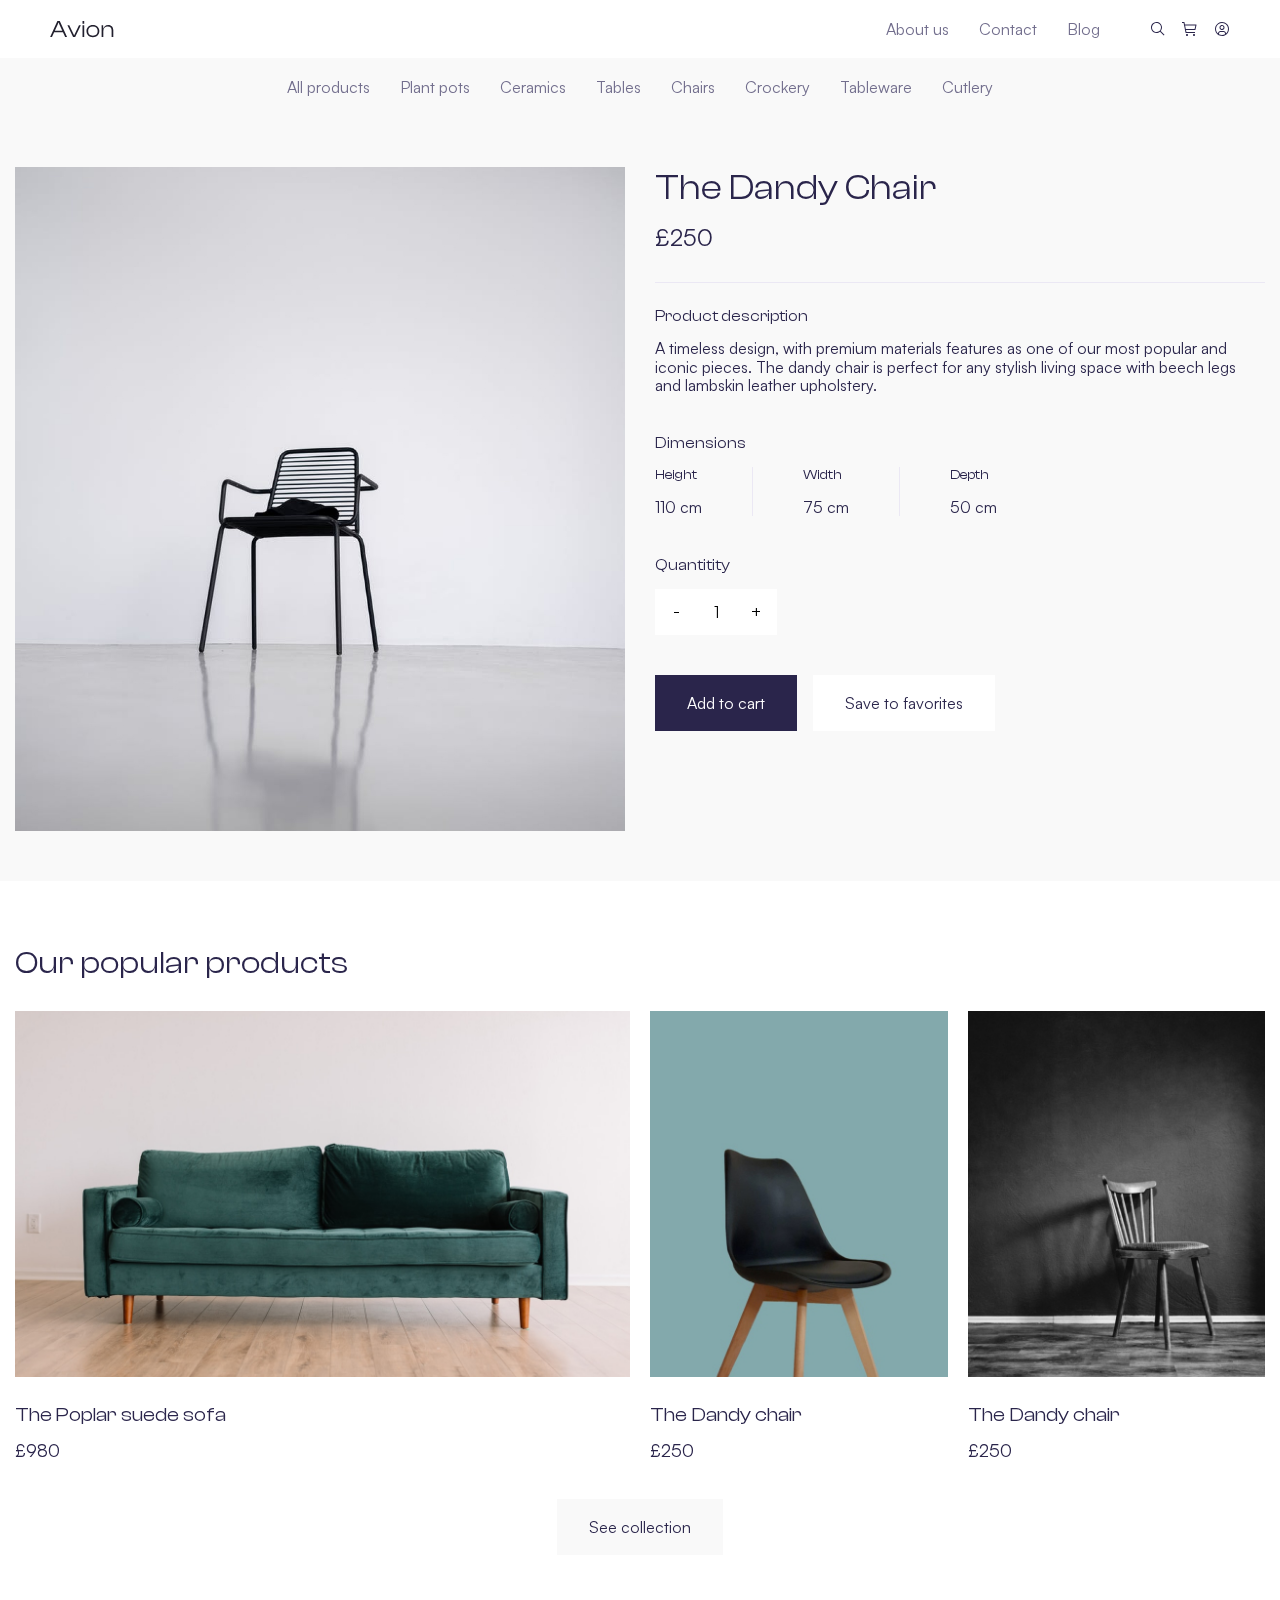
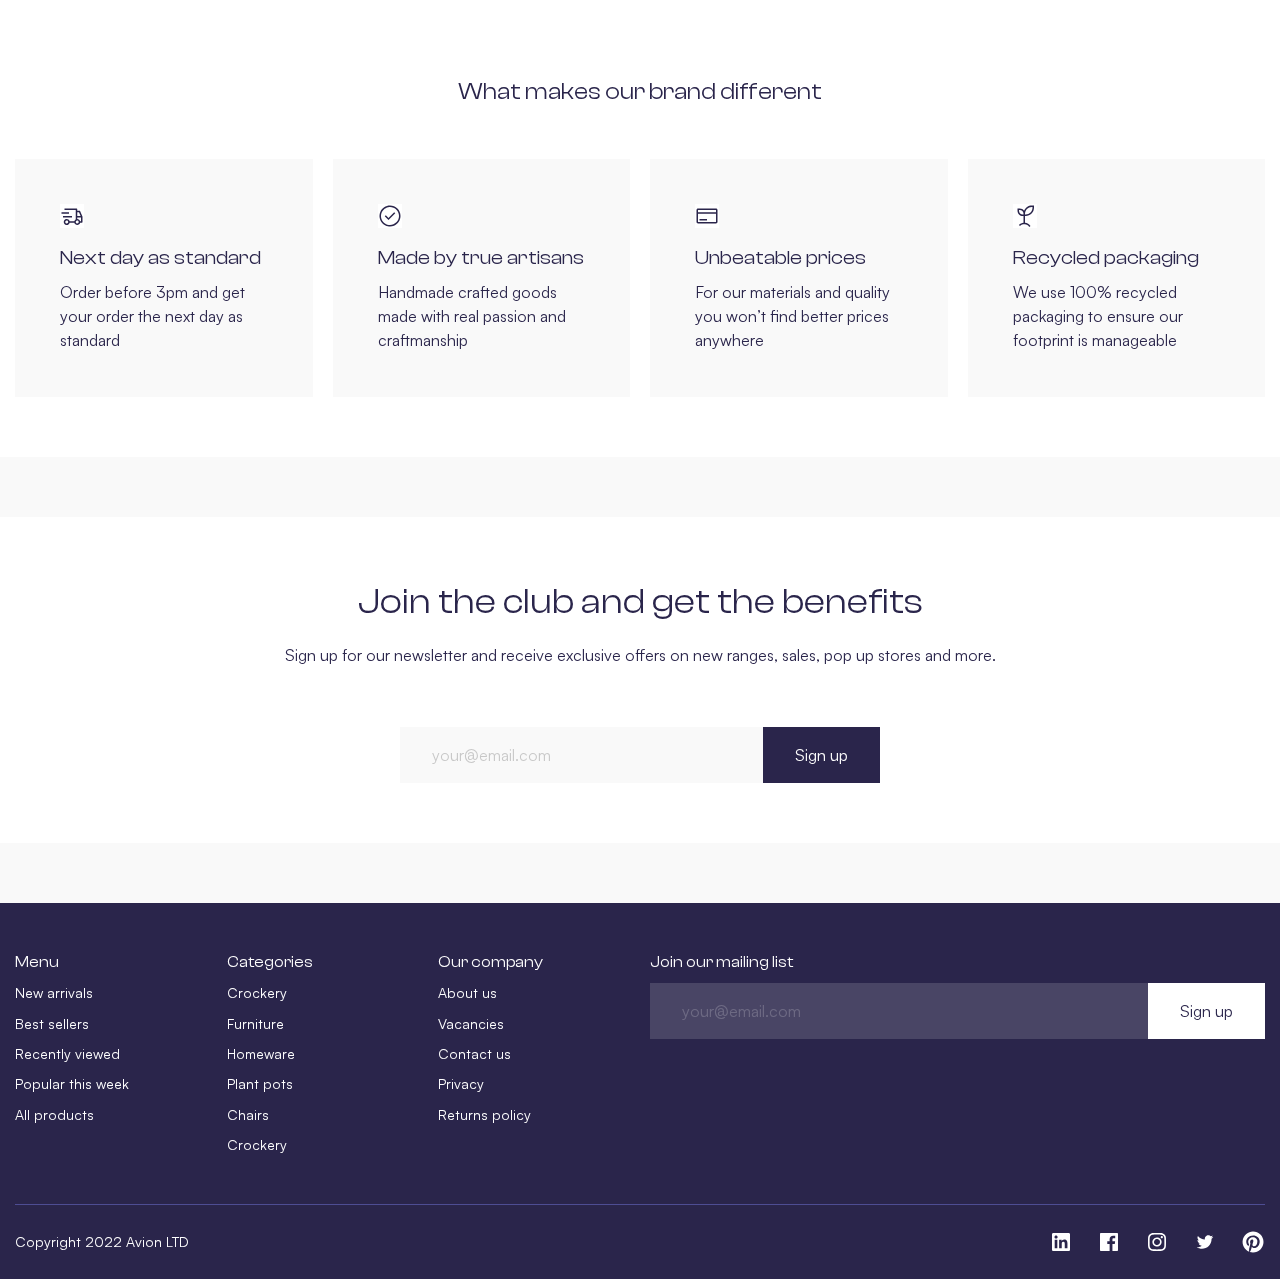
<file: product.html>
<!DOCTYPE html>
<html lang="en" class="page">

<head>
    <meta charset="UTF-8">
    <meta name="viewport" content="width=device-width, initial-scale=1.0">
    <title>Avion | The Dandy Chair</title>
    <link rel="stylesheet" href="./styles/normalize.css">
    <link rel="stylesheet" href="./styles/main.css">
</head>

<body class="page__body">
    <header class="header">
        <div class="header__container header__top">
            <a href="/" class="logo header__logo focus-visible">
                <img src="./img/logo.svg" alt="Avion Logo">
            </a>
            <div class="header__actions">
                <nav class="header__nav">
                    <ul class="list-reset header__list">
                        <li class="header__item">
                            <a href="/about.html" class="header__link focus-visible">About us</a>
                        </li>
                        <li class="header__item">
                            <a href="#" class="header__link focus-visible">Contact</a>
                        </li>
                        <li class="header__item">
                            <a href="#" class="header__link focus-visible">Blog</a>
                        </li>
                    </ul>
                </nav>
                <div class="header__buttons">
                    <a href="/" class="header__button focus-visible">
                        <img src="./img/search-icon.svg" alt="Search Icon" class="header__button-icon">
                    </a>
                    <a href="/cart.html" class="header__button focus-visible">
                        <img src="./img/cart-icon.svg" alt="Cart Icon" class="header__button-icon">
                    </a>
                    <a href="/" class="header__button focus-visible">
                        <img src="./img/user-icon.svg" alt="User Icon" class="header__button-icon">
                    </a>
                </div>
            </div>
            <button class="btn-reset burger">
                <span class="burger__line"></span>
                <span class="burger__line"></span>
                <span class="burger__line"></span>
                <span class="burger__line"></span>
            </button>
        </div>
        <div class="header__container header__bottom">
            <nav class="header__nav">
                <ul class="list-reset header__list">
                    <li class="header__item"><a href="/products.html" class="header__link focus-visible">All
                            products</a></li>
                    <li class="header__item"><a href="#" class="header__link focus-visible">Plant pots</a></li>
                    <li class="header__item"><a href="#" class="header__link focus-visible">Ceramics</a></li>
                    <li class="header__item"><a href="#" class="header__link focus-visible">Tables</a></li>
                    <li class="header__item"><a href="#" class="header__link focus-visible">Chairs</a></li>
                    <li class="header__item"><a href="#" class="header__link focus-visible">Crockery</a></li>
                    <li class="header__item"><a href="#" class="header__link focus-visible">Tableware</a></li>
                    <li class="header__item"><a href="#" class="header__link focus-visible">Cutlery</a></li>
                </ul>
            </nav>
        </div>
    </header>
    <main>
        <section class="product-hero">
            <h1 class="visually-hidden">The Dandy Chair</h1>
            <div class="container product-hero__container">
                <div class="product-hero__image-wrapper">
                    <img src="./img/product-main.jpg" width="607" height="661" alt="" class="product-hero__image">
                </div>
                <div class="product-hero__info">
                    <div class="product-hero__header">
                        <h1 class="product-hero__title">The Dandy Chair</h1>
                        <span class="product-hero__price">£250</span>
                    </div>

                    <div class="product-hero__section">
                        <h2 class="product-hero__subtitle">Product description</h2>
                        <p class="product-hero__descr">
                            A timeless design, with premium materials features as one of our most popular and iconic
                            pieces.
                            The dandy chair is perfect for any stylish living space with beech legs and lambskin leather
                            upholstery.
                        </p>
                    </div>
                    <div class="product-hero__section">
                        <h2 class="product-hero__subtitle">Dimensions</h2>
                        <dl class="list-reset product-hero__specs">
                            <div class="product-hero__spec-item">
                                <dt class="product-hero__spec-label">Height</dt>
                                <dd class="product-hero__descr">110 cm</dd>
                            </div>
                            <div class="product-hero__spec-item">
                                <dt class="product-hero__spec-label">Width</dt>
                                <dd class="product-hero__descr">75 cm</dd>
                            </div>
                            <div class="product-hero__spec-item">
                                <dt class="product-hero__spec-label">Depth</dt>
                                <dd class="product-hero__descr">50 cm</dd>
                            </div>
                        </dl>
                    </div>
                    <div class="product-hero__section">
                        <h2 class="product-hero__subtitle">Quantitity</h2>
                        <div class="stepper">
                            <button class="btn-reset stepper__button">-</button>
                            <input type="number" name="quantity" id="" value="1" min="1" max="15" class="input-reset stepper__input">
                            <button class="btn-reset stepper__button">+</button>
                        </div>
                    </div>

                    <div class="product-hero__actions">
                        <button class="button button--dark">Add to cart</button>
                        <button class="button button--white">Save to favorites</button>
                    </div>
                </div>
            </div>
        </section>

        <section class="products-section">
            <div class="products-section__container container">
                <h2 class="title title--large products-section__title">Our popular products</h2>

                <ul class="list-reset products-grid products-section__list">
                    <li class="products-grid__item products-grid__item--large">
                        <article class="product-card">
                            <div class="product-card__image-wrapper">
                                <img src="./img/popular-sofa.jpg" alt="The Dandy chair" class="product-card__image"
                                    width="630" height="375">
                            </div>
                            <a href="/" class="product-card__name focus-visible">The Poplar suede sofa</a>
                            <span class="product-card__price">£980</span>
                        </article>
                    </li>

                    <li class="products-grid__item">
                        <article class="product-card">
                            <div class="product-card__image-wrapper">
                                <img src="./img/dandy-chair.jpg" alt="Rustic Vase Set" class="product-card__image"
                                    width="305" height="317">
                            </div>
                            <a href="/" class="product-card__name focus-visible">The Dandy chair</a>
                            <span class="product-card__price">£250</span>
                        </article>
                    </li>

                    <li class="products-grid__item">
                        <article class="product-card">
                            <div class="product-card__image-wrapper">
                                <img src="./img/dandy-chair-2.jpg" alt="The Silky Vase" class="product-card__image"
                                    width="305" height="317">
                            </div>
                            <a href="/" class="product-card__name focus-visible">The Dandy chair</a>
                            <span class="product-card__price">£250</span>
                        </article>
                    </li>
                </ul>

                <div class="products-section__button-wrapper">
                    <a href="/products.html" class="button button--grey">See collection</a>
                </div>
            </div>
        </section>

        <section class="features">
            <div class="container">
                <h2 class="title title--medium title--center features__title">What makes our brand different</h2>
                <ul class="list-reset features__list grid">
                    <!-- Пункт 1 -->
                    <li class="features__item features__item--grey">
                        <img src="./img/features-1.svg" alt="Features Icon" width="24" height="24"
                            class="features__icon">
                        <h3 class="features__subtitle">Next day as standard</h3>
                        <p class="features__text">Order before 3pm and get your order the next day as standard</p>
                    </li>

                    <!-- Пункт 2 -->
                    <li class="features__item features__item--grey">
                        <img src="./img/features-2.svg" alt="Features Icon" width="24" height="24"
                            class="features__icon">
                        <h3 class="features__subtitle">Made by true artisans</h3>
                        <p class="features__text">Handmade crafted goods made with real passion and craftmanship</p>
                    </li>

                    <!-- Пункт 3 -->
                    <li class="features__item features__item--grey">
                        <img src="./img/features-3.svg" alt="Features Icon" width="24" height="24"
                            class="features__icon">
                        <h3 class="features__subtitle">Unbeatable prices</h3>
                        <p class="features__text">For our materials and quality you won’t find better prices anywhere
                        </p>
                    </li>

                    <!-- Пункт 4 -->
                    <li class="features__item features__item--grey">
                        <img src="./img/features-4.svg" alt="Features Icon" width="24" height="24"
                            class="features__icon">
                        <h3 class="features__subtitle">Recycled packaging</h3>
                        <p class="features__text">We use 100% recycled packaging to ensure our footprint is manageable
                        </p>
                    </li>
                </ul>
            </div>
        </section>

        <section class="newsletter">
            <div class="newsletter__container container">
                <h2 class="title title--xlarge title--center newsletter__title">Join the club and get the benefits</h2>
                <p class="newsletter__description">Sign up for our newsletter and receive exclusive offers on new
                    ranges, sales, pop up stores and more.</p>
                <form action="#" method="POST" class="form newsletter__form">
                    <input type="email" class="input-reset form__input" placeholder="your@email.com" required
                        aria-label="Enter your email address">
                    <button type="submit" class="button button--dark form__button">Sign up</button>
                </form>
            </div>
        </section>
    </main>
    <footer class="footer">
        <div class="container">
            <div class="grid footer__top">
                <nav class="footer__nav">
                    <h3 class="footer__subtitle">Menu</h3>
                    <ul class="list-reset footer__list">
                        <li class="footer__item">
                            <a href="/" class="footer__link focus-visible">New arrivals</a>
                        </li>
                        <li class="footer__item">
                            <a href="/" class="footer__link focus-visible">Best sellers</a>
                        </li>
                        <li class="footer__item">
                            <a href="/" class="footer__link focus-visible">Recently viewed</a>
                        </li>
                        <li class="footer__item">
                            <a href="/" class="footer__link focus-visible">Popular this week</a>
                        </li>
                        <li class="footer__item">
                            <a href="/" class="footer__link focus-visible">All products</a>
                        </li>
                    </ul>
                </nav>
                <nav class="footer__nav">
                    <h3 class="footer__subtitle">Categories</h3>
                    <ul class="list-reset footer__list">
                        <li class="footer__item">
                            <a href="/" class="footer__link focus-visible">Crockery</a>
                        </li>
                        <li class="footer__item">
                            <a href="/" class="footer__link focus-visible">Furniture</a>
                        </li>
                        <li class="footer__item">
                            <a href="/" class="footer__link focus-visible">Homeware</a>
                        </li>
                        <li class="footer__item">
                            <a href="/" class="footer__link focus-visible">Plant pots</a>
                        </li>
                        <li class="footer__item">
                            <a href="/" class="footer__link focus-visible">Chairs</a>
                        </li>
                        <li class="footer__item">
                            <a href="/" class="footer__link focus-visible">Crockery</a>
                        </li>
                    </ul>
                </nav>
                <nav class="footer__nav">
                    <h3 class="footer__subtitle">Our company</h3>
                    <ul class="list-reset footer__list">
                        <li class="footer__item">
                            <a href="/" class="footer__link focus-visible">About us</a>
                        </li>
                        <li class="footer__item">
                            <a href="/" class="footer__link focus-visible">Vacancies</a>
                        </li>
                        <li class="footer__item">
                            <a href="/" class="footer__link focus-visible">Contact us</a>
                        </li>
                        <li class="footer__item">
                            <a href="/" class="footer__link focus-visible">Privacy</a>
                        </li>
                        <li class="footer__item">
                            <a href="/" class="footer__link focus-visible">Returns policy</a>
                        </li>
                    </ul>
                </nav>
                <div class="footer__form">
                    <h3 class="footer__subtitle">Join our mailing list</h3>
                    <form action="#" method="POST" class="form">
                        <input type="email" class="input-reset form__input form__input--transparent"
                            placeholder="your@email.com" required aria-label="Enter your email address">
                        <button type="submit" class="button button--white form__button">Sign up</button>
                    </form>
                </div>
            </div>
            <div class="footer__bottom">
                <span class="footer__copyright">Copyright 2022 Avion LTD</span>
                <ul class="list-reset social">
                    <li class="social__item">
                        <a href="#" class="social__link focus-visible">
                            <svg width="24" height="24" viewBox="0 0 24 24" fill="none" class="social__icon"
                                xmlns="http://www.w3.org/2000/svg">
                                <rect width="24" height="24" fill="white" style="mix-blend-mode:multiply" />
                                <path
                                    d="M19.65 3H4.35C3.6 3 3 3.6 3 4.275V19.65C3 20.325 3.6 20.925 4.35 20.925H19.65C20.4 20.925 21 20.325 21 19.65V4.275C21 3.6 20.4 3 19.65 3ZM8.325 18.3H5.7V9.75H8.325V18.3ZM7.05 8.55C6.225 8.55 5.475 7.875 5.475 6.975C5.475 6.075 6.15 5.4 7.05 5.4C7.875 5.4 8.625 6.075 8.625 6.975C8.625 7.875 7.875 8.55 7.05 8.55ZM18.375 18.225H15.75V14.025C15.75 13.05 15.75 11.7 14.325 11.7C12.9 11.7 12.75 12.825 12.75 13.875V18.15H10.125V9.75H12.6V10.875H12.675C13.05 10.2 13.95 9.45 15.225 9.45C17.925 9.45 18.45 11.25 18.45 13.575V18.225H18.375Z"
                                    fill="white" />
                            </svg>
                        </a>
                    </li>
                    <li class="social__item">
                        <a href="#" class="social__link focus-visible">
                            <svg width="24" height="24" viewBox="0 0 24 24" fill="none" class="social__icon"
                                xmlns="http://www.w3.org/2000/svg">
                                <rect width="24" height="24" fill="white" style="mix-blend-mode:multiply" />
                                <path
                                    d="M20.0025 3H3.9975C3.73355 3.00196 3.48097 3.10769 3.29433 3.29433C3.10769 3.48097 3.00196 3.73355 3 3.9975V20.0025C3.00196 20.2664 3.10769 20.519 3.29433 20.7057C3.48097 20.8923 3.73355 20.998 3.9975 21H12.615V14.04H10.275V11.3175H12.615V9.315C12.615 6.99 14.0325 5.7225 16.1175 5.7225C16.815 5.7225 17.5125 5.7225 18.21 5.8275V8.25H16.7775C15.645 8.25 15.4275 8.79 15.4275 9.5775V11.31H18.1275L17.775 14.0325H15.4275V21H20.0025C20.2664 20.998 20.519 20.8923 20.7057 20.7057C20.8923 20.519 20.998 20.2664 21 20.0025V3.9975C20.998 3.73355 20.8923 3.48097 20.7057 3.29433C20.519 3.10769 20.2664 3.00196 20.0025 3Z"
                                    fill="white" />
                            </svg>
                        </a>
                    </li>
                    <li class="social__item">
                        <a href="#" class="social__link focus-visible">
                            <svg width="24" height="24" viewBox="0 0 24 24" fill="none" class="social__icon"
                                xmlns="http://www.w3.org/2000/svg">
                                <rect width="24" height="24" fill="white" style="mix-blend-mode:multiply" />
                                <path
                                    d="M16.8042 8.2758C17.4007 8.2758 17.8842 7.79227 17.8842 7.1958C17.8842 6.59933 17.4007 6.1158 16.8042 6.1158C16.2077 6.1158 15.7242 6.59933 15.7242 7.1958C15.7242 7.79227 16.2077 8.2758 16.8042 8.2758Z"
                                    fill="white" />
                                <path
                                    d="M12 7.37835C11.0859 7.37835 10.1924 7.64941 9.43235 8.15724C8.67232 8.66507 8.07995 9.38688 7.73015 10.2314C7.38035 11.0759 7.28883 12.0051 7.46715 12.9016C7.64548 13.7982 8.08565 14.6217 8.732 15.268C9.37835 15.9144 10.2018 16.3545 11.0984 16.5328C11.9949 16.7112 12.9241 16.6196 13.7686 16.2698C14.6131 15.92 15.3349 15.3277 15.8428 14.5677C16.3506 13.8076 16.6217 12.9141 16.6217 12C16.6217 10.7743 16.1347 9.59873 15.268 8.732C14.4013 7.86527 13.2257 7.37835 12 7.37835ZM12 15C11.4067 15 10.8266 14.8241 10.3333 14.4944C9.83994 14.1648 9.45542 13.6962 9.22836 13.1481C9.0013 12.5999 8.94189 11.9967 9.05764 11.4147C9.1734 10.8328 9.45912 10.2982 9.87868 9.87868C10.2982 9.45912 10.8328 9.1734 11.4147 9.05764C11.9967 8.94189 12.5999 9.0013 13.1481 9.22836C13.6962 9.45542 14.1648 9.83994 14.4944 10.3333C14.8241 10.8266 15 11.4067 15 12C15 12.7956 14.6839 13.5587 14.1213 14.1213C13.5587 14.6839 12.7956 15 12 15Z"
                                    fill="white" />
                                <path
                                    d="M12 4.62165C14.4031 4.62165 14.6878 4.6308 15.6368 4.67415C16.2075 4.68094 16.7728 4.78577 17.308 4.98405C17.6961 5.13381 18.0486 5.36316 18.3428 5.65732C18.6369 5.95149 18.8663 6.30398 19.016 6.6921C19.2143 7.22731 19.3191 7.79261 19.3259 8.36333C19.3692 9.3123 19.3784 9.597 19.3784 12.0001C19.3784 14.4031 19.3693 14.6878 19.3259 15.6368C19.3191 16.2075 19.2143 16.7728 19.016 17.3081C18.8663 17.6962 18.6369 18.0487 18.3428 18.3428C18.0486 18.637 17.6961 18.8663 17.308 19.0161C16.7728 19.2144 16.2075 19.3192 15.6368 19.326C14.6879 19.3693 14.4033 19.3785 12 19.3785C9.5967 19.3785 9.31215 19.3694 8.36325 19.326C7.79253 19.3192 7.22723 19.2144 6.69202 19.0161C6.3039 18.8663 5.95142 18.637 5.65725 18.3428C5.36308 18.0487 5.13374 17.6962 4.98397 17.3081C4.78569 16.7728 4.68087 16.2075 4.67408 15.6368C4.6308 14.6878 4.62157 14.4031 4.62157 12.0001C4.62157 9.597 4.63072 9.3123 4.67408 8.36333C4.68087 7.79261 4.78569 7.22731 4.98397 6.6921C5.13373 6.30396 5.36307 5.95146 5.65724 5.65728C5.95141 5.3631 6.30389 5.13375 6.69202 4.98397C7.22723 4.78569 7.79253 4.68087 8.36325 4.67408C9.31222 4.6308 9.59693 4.62165 12 4.62165ZM12 3C9.55575 3 9.24922 3.01035 8.2893 3.05415C7.54279 3.06914 6.80422 3.21059 6.105 3.4725C5.50705 3.70374 4.96401 4.05735 4.51068 4.51068C4.05735 4.96401 3.70374 5.50705 3.4725 6.105C3.21055 6.80434 3.06909 7.54304 3.05415 8.28968C3.01035 9.24923 3 9.55575 3 12C3 14.4443 3.01035 14.7508 3.05415 15.7107C3.0691 16.4573 3.21056 17.196 3.4725 17.8954C3.70374 18.4933 4.05735 19.0364 4.51068 19.4897C4.96401 19.943 5.50705 20.2966 6.105 20.5279C6.80434 20.7898 7.54304 20.9313 8.28968 20.9462C9.24923 20.9897 9.55575 21 12 21C14.4443 21 14.7508 20.9896 15.7107 20.9459C16.4573 20.9309 17.196 20.7894 17.8954 20.5275C18.4933 20.2963 19.0364 19.9426 19.4897 19.4893C19.943 19.036 20.2966 18.493 20.5279 17.895C20.7898 17.1957 20.9313 16.457 20.9462 15.7103C20.9897 14.7508 21 14.4443 21 12C21 9.55575 20.9896 9.24922 20.9459 8.2893C20.9309 7.54279 20.7894 6.80422 20.5275 6.105C20.2962 5.50712 19.9426 4.96415 19.4893 4.51089C19.0359 4.05763 18.4929 3.70407 17.895 3.47287C17.1957 3.21093 16.457 3.06948 15.7103 3.05453C14.7508 3.01035 14.4443 3 12 3Z"
                                    fill="white" />
                            </svg>
                        </a>
                    </li>
                    <li class="social__item">
                        <a href="#" class="social__link focus-visible">
                            <svg width="24" height="24" viewBox="0 0 24 24" fill="none" class="social__icon"
                                xmlns="http://www.w3.org/2000/svg">
                                <rect width="24" height="24" fill="white" style="mix-blend-mode:multiply" />
                                <path
                                    d="M8.94 18.705C10.2069 18.713 11.4627 18.4693 12.6346 17.9882C13.8066 17.507 14.8714 16.798 15.7672 15.9022C16.663 15.0064 17.3721 13.9416 17.8532 12.7696C18.3343 11.5977 18.578 10.3418 18.57 9.07499C18.57 8.92499 18.57 8.78249 18.57 8.63249C19.2267 8.15136 19.7951 7.56012 20.25 6.88499C19.6316 7.15544 18.9773 7.3348 18.3075 7.41749C19.0177 6.99432 19.5506 6.32824 19.8075 5.54249C19.1456 5.93957 18.4199 6.21871 17.6625 6.36749C17.1524 5.82401 16.4775 5.46378 15.7421 5.34253C15.0067 5.22128 14.2518 5.34576 13.5943 5.69673C12.9368 6.04769 12.4132 6.60557 12.1047 7.28405C11.7962 7.96252 11.7198 8.72376 11.8875 9.44999C10.542 9.38395 9.22553 9.03525 8.02377 8.42662C6.822 7.81798 5.7619 6.96305 4.9125 5.91749C4.48419 6.66087 4.35437 7.53923 4.54932 8.37473C4.74427 9.21023 5.24942 9.94043 5.9625 10.4175C5.43646 10.3972 4.92259 10.2533 4.4625 9.99749V10.035C4.45783 10.8119 4.71954 11.5669 5.20403 12.1742C5.68851 12.7815 6.3665 13.2044 7.125 13.3725C6.63573 13.5041 6.12322 13.5246 5.625 13.4325C5.84459 14.095 6.26376 14.6734 6.82503 15.0883C7.38631 15.5032 8.06219 15.7344 8.76 15.75C7.56691 16.7104 6.08407 17.239 4.5525 17.25C4.28396 17.2422 4.01606 17.2197 3.75 17.1825C5.30022 18.1702 7.1019 18.6909 8.94 18.6825"
                                    fill="white" />
                            </svg>
                        </a>
                    </li>
                    <li class="social__item">
                        <a href="#" class="social__link focus-visible">
                            <svg width="24" height="24" viewBox="0 0 24 24" fill="none" class="social__icon"
                                xmlns="http://www.w3.org/2000/svg">
                                <rect width="24" height="24" fill="white" style="mix-blend-mode:multiply" />
                                <path
                                    d="M11.9998 1.5C9.56549 1.51658 7.21257 2.37849 5.34356 3.93828C3.47455 5.49807 2.20559 7.65882 1.75375 10.0509C1.30192 12.443 1.69529 14.9177 2.86657 17.0518C4.03785 19.1858 5.91426 20.8466 8.1748 21.75C8.02287 20.7558 8.02287 19.7442 8.1748 18.75L9.4123 13.5C9.21646 13.0245 9.11949 12.5142 9.1273 12C9.1273 10.545 9.9748 9.45 11.0248 9.45C11.215 9.44714 11.4036 9.48543 11.5776 9.56224C11.7517 9.63906 11.9071 9.75258 12.0331 9.89504C12.1592 10.0375 12.253 10.2055 12.3081 10.3876C12.3632 10.5697 12.3783 10.7615 12.3523 10.95C12.3523 11.85 11.7823 13.2 11.4823 14.445C11.4177 14.6772 11.4101 14.9215 11.4599 15.1573C11.5098 15.3931 11.6157 15.6133 11.7688 15.7995C11.9218 15.9857 12.1175 16.1322 12.3391 16.2267C12.5608 16.3212 12.802 16.361 13.0423 16.3425C14.9023 16.3425 16.3423 14.37 16.3423 11.535C16.361 10.9589 16.2594 10.3853 16.044 9.85061C15.8287 9.31598 15.5042 8.8321 15.0914 8.42986C14.6786 8.02762 14.1864 7.71584 13.6464 7.51442C13.1063 7.31299 12.5302 7.22634 11.9548 7.26C11.3405 7.23361 10.7272 7.33216 10.152 7.54966C9.5769 7.76717 9.05188 8.09912 8.60875 8.52542C8.16563 8.95172 7.81361 9.46351 7.57401 10.0298C7.33441 10.5961 7.21221 11.2051 7.2148 11.82C7.20646 12.6766 7.46895 13.5139 7.9648 14.2125C8.00086 14.2526 8.02654 14.3009 8.03962 14.3532C8.05269 14.4055 8.05275 14.4602 8.0398 14.5125C7.9573 14.8425 7.7773 15.5625 7.7473 15.705C7.7173 15.8475 7.5898 15.9375 7.3948 15.8475C6.0823 15.2325 5.2648 13.32 5.2648 11.775C5.2648 8.4675 7.6723 5.4225 12.2023 5.4225C15.8398 5.4225 18.6748 8.0175 18.6748 11.49C18.6748 15.105 16.4248 18.015 13.2223 18.015C12.7528 18.0313 12.2867 17.9301 11.8662 17.7206C11.4458 17.511 11.0844 17.1997 10.8148 16.815L10.1623 19.3125C9.84951 20.2831 9.41077 21.2085 8.8573 22.065C9.87714 22.3664 10.9364 22.513 11.9998 22.5C14.7846 22.5 17.4553 21.3938 19.4244 19.4246C21.3936 17.4555 22.4998 14.7848 22.4998 12C22.4998 9.21523 21.3936 6.54451 19.4244 4.57538C17.4553 2.60625 14.7846 1.5 11.9998 1.5Z"
                                    fill="white" />
                            </svg>
                        </a>
                    </li>
                </ul>
            </div>
        </div>
    </footer>
</body>

</html>
</file>
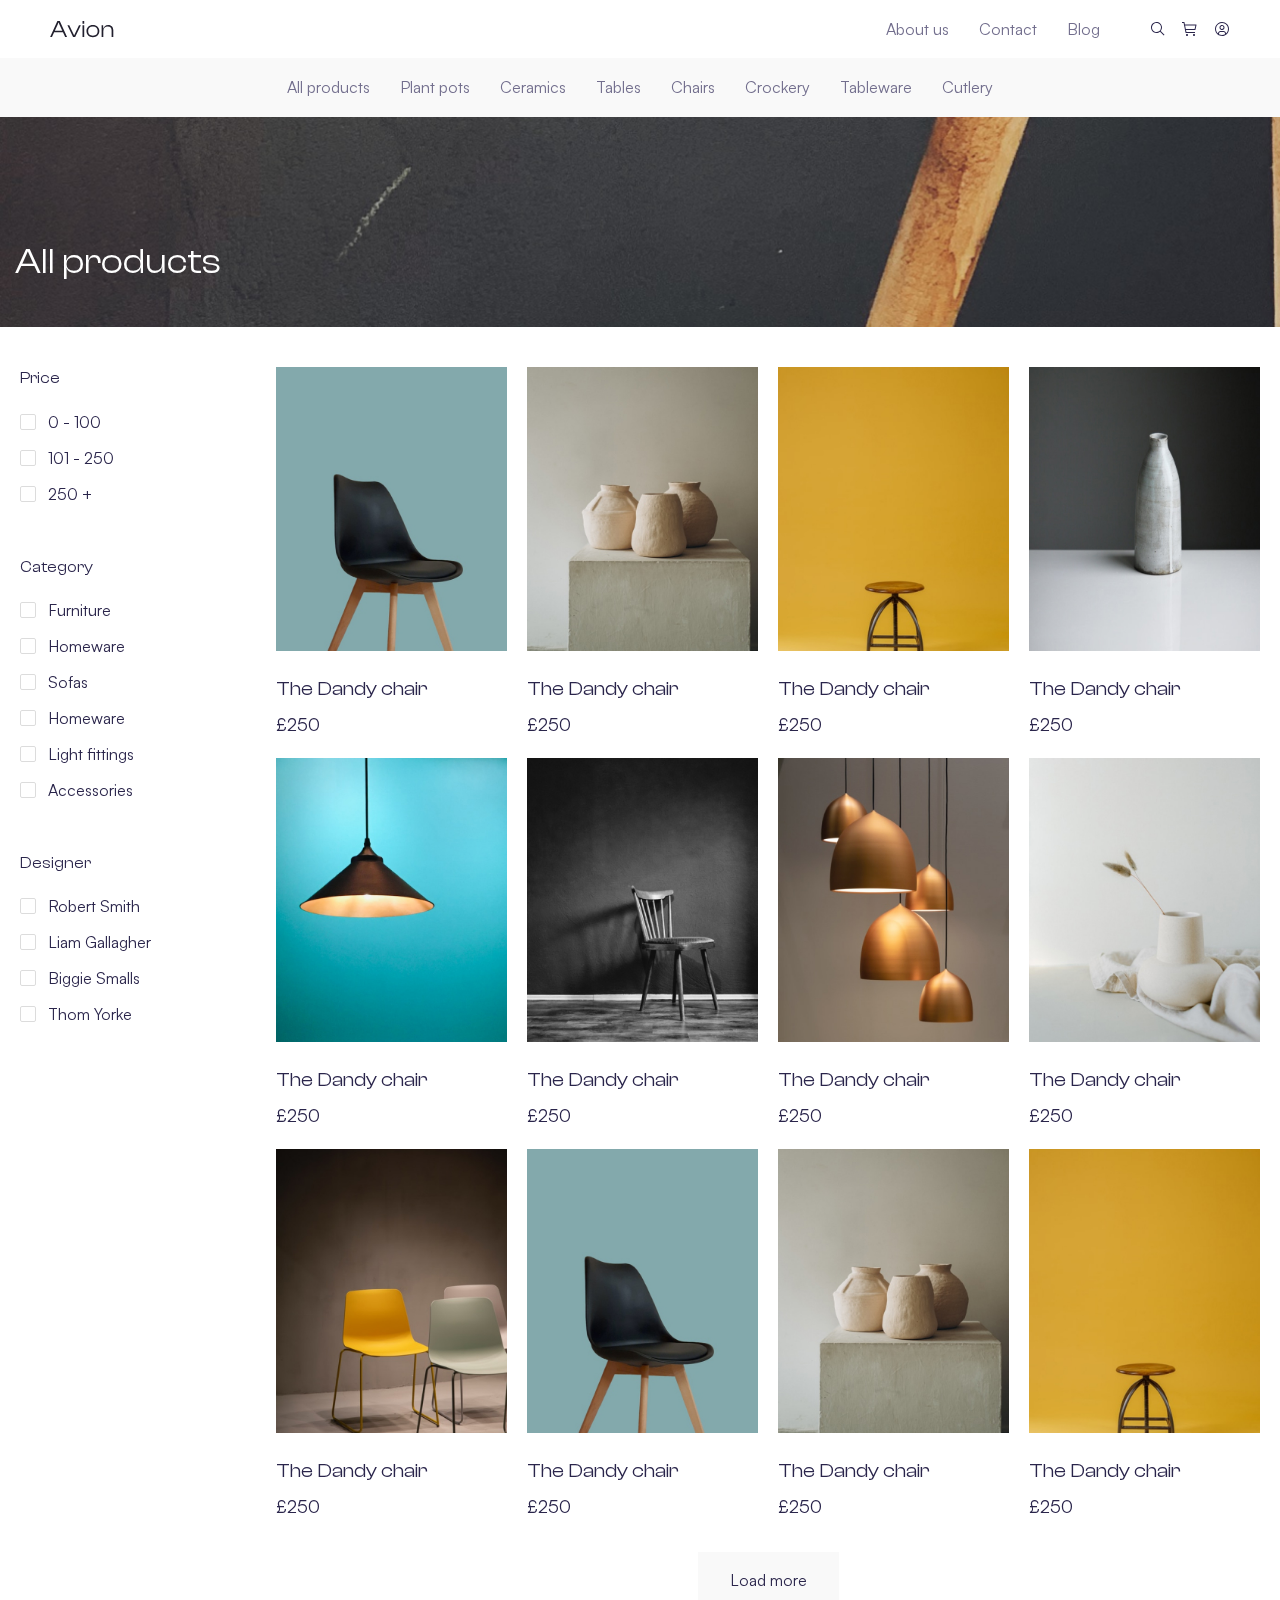
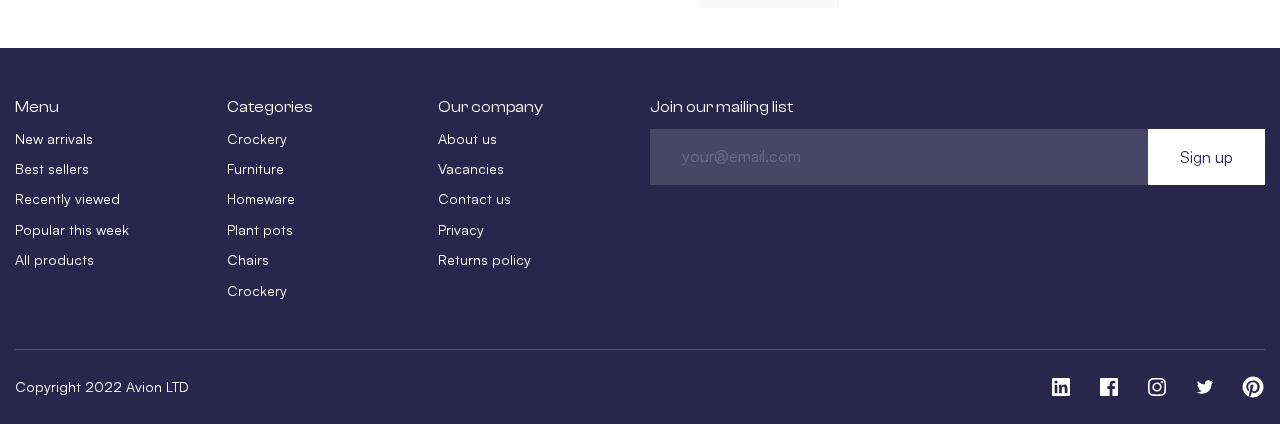
<file: products.html>
<!DOCTYPE html>
<html lang="en" class="page">

<head>
    <meta charset="UTF-8">
    <meta name="viewport" content="width=device-width, initial-scale=1.0">
    <title>Avion | All products</title>
    <link rel="stylesheet" href="./styles/normalize.css">
    <link rel="stylesheet" href="./styles/main.css">
</head>

<body class="page__body">
    <header class="header">
        <div class="header__container header__top">
            <a href="/" class="logo header__logo focus-visible">
                <img src="./img/logo.svg" alt="Avion Logo">
            </a>
            <div class="header__actions">
                <nav class="header__nav">
                    <ul class="list-reset header__list">
                        <li class="header__item">
                            <a href="/about.html" class="header__link focus-visible">About us</a>
                        </li>
                        <li class="header__item">
                            <a href="#" class="header__link focus-visible">Contact</a>
                        </li>
                        <li class="header__item">
                            <a href="#" class="header__link focus-visible">Blog</a>
                        </li>
                    </ul>
                </nav>
                <div class="header__buttons">
                    <a href="/" class="header__button focus-visible">
                        <img src="./img/search-icon.svg" alt="Search Icon" class="header__button-icon">
                    </a>
                    <a href="/cart.html" class="header__button focus-visible">
                        <img src="./img/cart-icon.svg" alt="Cart Icon" class="header__button-icon">
                    </a>
                    <a href="/" class="header__button focus-visible">
                        <img src="./img/user-icon.svg" alt="User Icon" class="header__button-icon">
                    </a>
                </div>
            </div>
            <button class="btn-reset burger">
                <span class="burger__line"></span>
                <span class="burger__line"></span>
                <span class="burger__line"></span>
                <span class="burger__line"></span>
            </button>
        </div>
        <div class="header__container header__bottom">
            <nav class="header__nav">
                <ul class="list-reset header__list">
                    <li class="header__item"><a href="/products.html" class="header__link focus-visible">All
                            products</a></li>
                    <li class="header__item"><a href="#" class="header__link focus-visible">Plant pots</a></li>
                    <li class="header__item"><a href="#" class="header__link focus-visible">Ceramics</a></li>
                    <li class="header__item"><a href="#" class="header__link focus-visible">Tables</a></li>
                    <li class="header__item"><a href="#" class="header__link focus-visible">Chairs</a></li>
                    <li class="header__item"><a href="#" class="header__link focus-visible">Crockery</a></li>
                    <li class="header__item"><a href="#" class="header__link focus-visible">Tableware</a></li>
                    <li class="header__item"><a href="#" class="header__link focus-visible">Cutlery</a></li>
                </ul>
            </nav>
        </div>
    </header>
    <main>
        <section class="catalog-hero">
            <div class="container">
                <h1 class="catalog-hero__title">All products</h1>
            </div>
        </section>
        <section class="catalog">
            <div class="catalog__container">
                <div class="catalog__filters">
                    <div class="filters">
                        <div class="filters__section">
                            <h3 class="filters__subtitle">Price</h3>
                            <ul class="list-reset filters__list">
                                <li class="filters__item">
                                    <label class="checkbox">
                                        <input type="checkbox" name="category" value="0-100" class="checkbox__input">
                                        <div class="checkbox__custom"></div>
                                        <span class="checkbox__label">0 - 100</span>
                                    </label>
                                </li>
                                <li class="filters__item">
                                    <label class="checkbox">
                                        <input type="checkbox" name="category" value="101-250" class="checkbox__input">
                                        <div class="checkbox__custom"></div>
                                        <span class="checkbox__label">101 - 250</span>
                                    </label>
                                </li>
                                <li class="filters__item">
                                    <label class="checkbox">
                                        <input type="checkbox" name="category" value="250+" class="checkbox__input">
                                        <div class="checkbox__custom"></div>
                                        <span class="checkbox__label">250 +</span>
                                    </label>
                                </li>
                            </ul>
                        </div>
                        <div class="filters__section">
                            <h3 class="filters__subtitle">Category</h3>
                            <ul class="list-reset filters__list">
                                <li class="filters__item">
                                    <label class="checkbox">
                                        <input type="checkbox" name="category" value="Furniture"
                                            class="checkbox__input">
                                        <div class="checkbox__custom"></div>
                                        <span class="checkbox__label">Furniture</span>
                                    </label>
                                </li>
                                <li class="filters__item">
                                    <label class="checkbox">
                                        <input type="checkbox" name="category" value="Homeware" class="checkbox__input">
                                        <div class="checkbox__custom"></div>
                                        <span class="checkbox__label">Homeware</span>
                                    </label>
                                </li>
                                <li class="filters__item">
                                    <label class="checkbox">
                                        <input type="checkbox" name="category" value="Sofas" class="checkbox__input">
                                        <div class="checkbox__custom"></div>
                                        <span class="checkbox__label">Sofas</span>
                                    </label>
                                </li>
                                <li class="filters__item">
                                    <label class="checkbox">
                                        <input type="checkbox" name="category" value="Homeware" class="checkbox__input">
                                        <div class="checkbox__custom"></div>
                                        <span class="checkbox__label">Homeware</span>
                                    </label>
                                </li>
                                <li class="filters__item">
                                    <label class="checkbox">
                                        <input type="checkbox" name="category" value="Light-fittings"
                                            class="checkbox__input">
                                        <div class="checkbox__custom"></div>
                                        <span class="checkbox__label">Light fittings</span>
                                    </label>
                                </li>
                                <li class="filters__item">
                                    <label class="checkbox">
                                        <input type="checkbox" name="category" value="Accessories"
                                            class="checkbox__input">
                                        <div class="checkbox__custom"></div>
                                        <span class="checkbox__label">Accessories</span>
                                    </label>
                                </li>
                            </ul>
                        </div>
                        <div class="filters__section">
                            <h3 class="filters__subtitle">Designer</h3>
                            <ul class="list-reset filters__list">
                                <li class="filters__item">
                                    <label class="checkbox">
                                        <input type="checkbox" name="category" value="Robert-Smith"
                                            class="checkbox__input">
                                        <div class="checkbox__custom"></div>
                                        <span class="checkbox__label">Robert Smith</span>
                                    </label>
                                </li>
                                <li class="filters__item">
                                    <label class="checkbox">
                                        <input type="checkbox" name="category" value="Liam-Gallagher"
                                            class="checkbox__input">
                                        <div class="checkbox__custom"></div>
                                        <span class="checkbox__label">Liam Gallagher</span>
                                    </label>
                                </li>
                                <li class="filters__item">
                                    <label class="checkbox">
                                        <input type="checkbox" name="category" value="Biggie-Smalls"
                                            class="checkbox__input">
                                        <div class="checkbox__custom"></div>
                                        <span class="checkbox__label">Biggie Smalls</span>
                                    </label>
                                </li>
                                <li class="filters__item">
                                    <label class="checkbox">
                                        <input type="checkbox" name="category" value="Thom-Yorke"
                                            class="checkbox__input">
                                        <div class="checkbox__custom"></div>
                                        <span class="checkbox__label">Thom Yorke</span>
                                    </label>
                                </li>
                            </ul>
                        </div>
                    </div>
                </div>
                <div class="catalog__products">
                    <ul class="list-reset products-grid catalog__products-grid">
                        <li class="products-grid__item">
                            <article class="product-card">
                                <div class="product-card__image-wrapper">
                                    <img src="./img/product-1.jpg" alt="The Silky Vase" class="product-card__image"
                                        width="305" height="317">
                                </div>
                                <a href="/product.html" class="product-card__name focus-visible">The Dandy chair</a>
                                <span class="product-card__price">£250</span>
                            </article>
                        </li>
                        <li class="products-grid__item">
                            <article class="product-card">
                                <div class="product-card__image-wrapper">
                                    <img src="./img/product-2.jpg" alt="The Silky Vase" class="product-card__image"
                                        width="305" height="317">
                                </div>
                                <a href="/product.html" class="product-card__name focus-visible">The Dandy chair</a>
                                <span class="product-card__price">£250</span>
                            </article>
                        </li>
                        <li class="products-grid__item">
                            <article class="product-card">
                                <div class="product-card__image-wrapper">
                                    <img src="./img/product-3.jpg" alt="The Silky Vase" class="product-card__image"
                                        width="305" height="317">
                                </div>
                                <a href="/product.html" class="product-card__name focus-visible">The Dandy chair</a>
                                <span class="product-card__price">£250</span>
                            </article>
                        </li>
                        <li class="products-grid__item">
                            <article class="product-card">
                                <div class="product-card__image-wrapper">
                                    <img src="./img/product-4.jpg" alt="The Silky Vase" class="product-card__image"
                                        width="305" height="317">
                                </div>
                                <a href="/product.html" class="product-card__name focus-visible">The Dandy chair</a>
                                <span class="product-card__price">£250</span>
                            </article>
                        </li>
                        <li class="products-grid__item">
                            <article class="product-card">
                                <div class="product-card__image-wrapper">
                                    <img src="./img/product-5.jpg" alt="The Silky Vase" class="product-card__image"
                                        width="305" height="317">
                                </div>
                                <a href="/product.html" class="product-card__name focus-visible">The Dandy chair</a>
                                <span class="product-card__price">£250</span>
                            </article>
                        </li>
                        <li class="products-grid__item">
                            <article class="product-card">
                                <div class="product-card__image-wrapper">
                                    <img src="./img/product-6.jpg" alt="The Silky Vase" class="product-card__image"
                                        width="305" height="317">
                                </div>
                                <a href="/product.html" class="product-card__name focus-visible">The Dandy chair</a>
                                <span class="product-card__price">£250</span>
                            </article>
                        </li>
                        <li class="products-grid__item">
                            <article class="product-card">
                                <div class="product-card__image-wrapper">
                                    <img src="./img/product-7.jpg" alt="The Silky Vase" class="product-card__image"
                                        width="305" height="317">
                                </div>
                                <a href="/product.html" class="product-card__name focus-visible">The Dandy chair</a>
                                <span class="product-card__price">£250</span>
                            </article>
                        </li>
                        <li class="products-grid__item">
                            <article class="product-card">
                                <div class="product-card__image-wrapper">
                                    <img src="./img/product-8.jpg" alt="The Silky Vase" class="product-card__image"
                                        width="305" height="317">
                                </div>
                                <a href="/product.html" class="product-card__name focus-visible">The Dandy chair</a>
                                <span class="product-card__price">£250</span>
                            </article>
                        </li>
                        <li class="products-grid__item">
                            <article class="product-card">
                                <div class="product-card__image-wrapper">
                                    <img src="./img/product-9.jpg" alt="The Silky Vase" class="product-card__image"
                                        width="305" height="317">
                                </div>
                                <a href="/product.html" class="product-card__name focus-visible">The Dandy chair</a>
                                <span class="product-card__price">£250</span>
                            </article>
                        </li>
                        <li class="products-grid__item">
                            <article class="product-card">
                                <div class="product-card__image-wrapper">
                                    <img src="./img/product-1.jpg" alt="The Silky Vase" class="product-card__image"
                                        width="305" height="317">
                                </div>
                                <a href="/product.html" class="product-card__name focus-visible">The Dandy chair</a>
                                <span class="product-card__price">£250</span>
                            </article>
                        </li>
                        <li class="products-grid__item">
                            <article class="product-card">
                                <div class="product-card__image-wrapper">
                                    <img src="./img/product-2.jpg" alt="The Silky Vase" class="product-card__image"
                                        width="305" height="317">
                                </div>
                                <a href="/product.html" class="product-card__name focus-visible">The Dandy chair</a>
                                <span class="product-card__price">£250</span>
                            </article>
                        </li>
                        <li class="products-grid__item">
                            <article class="product-card">
                                <div class="product-card__image-wrapper">
                                    <img src="./img/product-3.jpg" alt="The Silky Vase" class="product-card__image"
                                        width="305" height="317">
                                </div>
                                <a href="/product.html" class="product-card__name focus-visible">The Dandy chair</a>
                                <span class="product-card__price">£250</span>
                            </article>
                        </li>
                    </ul>
                    <button class="button button--grey catalog__button">Load more</button>
                </div>
            </div>
        </section>
    </main>
    <footer class="footer">
        <div class="container">
            <div class="grid footer__top">
                <nav class="footer__nav">
                    <h3 class="footer__subtitle">Menu</h3>
                    <ul class="list-reset footer__list">
                        <li class="footer__item">
                            <a href="/" class="footer__link focus-visible">New arrivals</a>
                        </li>
                        <li class="footer__item">
                            <a href="/" class="footer__link focus-visible">Best sellers</a>
                        </li>
                        <li class="footer__item">
                            <a href="/" class="footer__link focus-visible">Recently viewed</a>
                        </li>
                        <li class="footer__item">
                            <a href="/" class="footer__link focus-visible">Popular this week</a>
                        </li>
                        <li class="footer__item">
                            <a href="/" class="footer__link focus-visible">All products</a>
                        </li>
                    </ul>
                </nav>
                <nav class="footer__nav">
                    <h3 class="footer__subtitle">Categories</h3>
                    <ul class="list-reset footer__list">
                        <li class="footer__item">
                            <a href="/" class="footer__link focus-visible">Crockery</a>
                        </li>
                        <li class="footer__item">
                            <a href="/" class="footer__link focus-visible">Furniture</a>
                        </li>
                        <li class="footer__item">
                            <a href="/" class="footer__link focus-visible">Homeware</a>
                        </li>
                        <li class="footer__item">
                            <a href="/" class="footer__link focus-visible">Plant pots</a>
                        </li>
                        <li class="footer__item">
                            <a href="/" class="footer__link focus-visible">Chairs</a>
                        </li>
                        <li class="footer__item">
                            <a href="/" class="footer__link focus-visible">Crockery</a>
                        </li>
                    </ul>
                </nav>
                <nav class="footer__nav">
                    <h3 class="footer__subtitle">Our company</h3>
                    <ul class="list-reset footer__list">
                        <li class="footer__item">
                            <a href="/" class="footer__link focus-visible">About us</a>
                        </li>
                        <li class="footer__item">
                            <a href="/" class="footer__link focus-visible">Vacancies</a>
                        </li>
                        <li class="footer__item">
                            <a href="/" class="footer__link focus-visible">Contact us</a>
                        </li>
                        <li class="footer__item">
                            <a href="/" class="footer__link focus-visible">Privacy</a>
                        </li>
                        <li class="footer__item">
                            <a href="/" class="footer__link focus-visible">Returns policy</a>
                        </li>
                    </ul>
                </nav>
                <div class="footer__form">
                    <h3 class="footer__subtitle">Join our mailing list</h3>
                    <form action="#" method="POST" class="form">
                        <input type="email" class="input-reset form__input form__input--transparent"
                            placeholder="your@email.com" required aria-label="Enter your email address">
                        <button type="submit" class="button button--white form__button">Sign up</button>
                    </form>
                </div>
            </div>
            <div class="footer__bottom">
                <span class="footer__copyright">Copyright 2022 Avion LTD</span>
                <ul class="list-reset social">
                    <li class="social__item">
                        <a href="#" class="social__link focus-visible">
                            <svg width="24" height="24" viewBox="0 0 24 24" fill="none" class="social__icon"
                                xmlns="http://www.w3.org/2000/svg">
                                <rect width="24" height="24" fill="white" style="mix-blend-mode:multiply" />
                                <path
                                    d="M19.65 3H4.35C3.6 3 3 3.6 3 4.275V19.65C3 20.325 3.6 20.925 4.35 20.925H19.65C20.4 20.925 21 20.325 21 19.65V4.275C21 3.6 20.4 3 19.65 3ZM8.325 18.3H5.7V9.75H8.325V18.3ZM7.05 8.55C6.225 8.55 5.475 7.875 5.475 6.975C5.475 6.075 6.15 5.4 7.05 5.4C7.875 5.4 8.625 6.075 8.625 6.975C8.625 7.875 7.875 8.55 7.05 8.55ZM18.375 18.225H15.75V14.025C15.75 13.05 15.75 11.7 14.325 11.7C12.9 11.7 12.75 12.825 12.75 13.875V18.15H10.125V9.75H12.6V10.875H12.675C13.05 10.2 13.95 9.45 15.225 9.45C17.925 9.45 18.45 11.25 18.45 13.575V18.225H18.375Z"
                                    fill="white" />
                            </svg>
                        </a>
                    </li>
                    <li class="social__item">
                        <a href="#" class="social__link focus-visible">
                            <svg width="24" height="24" viewBox="0 0 24 24" fill="none" class="social__icon"
                                xmlns="http://www.w3.org/2000/svg">
                                <rect width="24" height="24" fill="white" style="mix-blend-mode:multiply" />
                                <path
                                    d="M20.0025 3H3.9975C3.73355 3.00196 3.48097 3.10769 3.29433 3.29433C3.10769 3.48097 3.00196 3.73355 3 3.9975V20.0025C3.00196 20.2664 3.10769 20.519 3.29433 20.7057C3.48097 20.8923 3.73355 20.998 3.9975 21H12.615V14.04H10.275V11.3175H12.615V9.315C12.615 6.99 14.0325 5.7225 16.1175 5.7225C16.815 5.7225 17.5125 5.7225 18.21 5.8275V8.25H16.7775C15.645 8.25 15.4275 8.79 15.4275 9.5775V11.31H18.1275L17.775 14.0325H15.4275V21H20.0025C20.2664 20.998 20.519 20.8923 20.7057 20.7057C20.8923 20.519 20.998 20.2664 21 20.0025V3.9975C20.998 3.73355 20.8923 3.48097 20.7057 3.29433C20.519 3.10769 20.2664 3.00196 20.0025 3Z"
                                    fill="white" />
                            </svg>
                        </a>
                    </li>
                    <li class="social__item">
                        <a href="#" class="social__link focus-visible">
                            <svg width="24" height="24" viewBox="0 0 24 24" fill="none" class="social__icon"
                                xmlns="http://www.w3.org/2000/svg">
                                <rect width="24" height="24" fill="white" style="mix-blend-mode:multiply" />
                                <path
                                    d="M16.8042 8.2758C17.4007 8.2758 17.8842 7.79227 17.8842 7.1958C17.8842 6.59933 17.4007 6.1158 16.8042 6.1158C16.2077 6.1158 15.7242 6.59933 15.7242 7.1958C15.7242 7.79227 16.2077 8.2758 16.8042 8.2758Z"
                                    fill="white" />
                                <path
                                    d="M12 7.37835C11.0859 7.37835 10.1924 7.64941 9.43235 8.15724C8.67232 8.66507 8.07995 9.38688 7.73015 10.2314C7.38035 11.0759 7.28883 12.0051 7.46715 12.9016C7.64548 13.7982 8.08565 14.6217 8.732 15.268C9.37835 15.9144 10.2018 16.3545 11.0984 16.5328C11.9949 16.7112 12.9241 16.6196 13.7686 16.2698C14.6131 15.92 15.3349 15.3277 15.8428 14.5677C16.3506 13.8076 16.6217 12.9141 16.6217 12C16.6217 10.7743 16.1347 9.59873 15.268 8.732C14.4013 7.86527 13.2257 7.37835 12 7.37835ZM12 15C11.4067 15 10.8266 14.8241 10.3333 14.4944C9.83994 14.1648 9.45542 13.6962 9.22836 13.1481C9.0013 12.5999 8.94189 11.9967 9.05764 11.4147C9.1734 10.8328 9.45912 10.2982 9.87868 9.87868C10.2982 9.45912 10.8328 9.1734 11.4147 9.05764C11.9967 8.94189 12.5999 9.0013 13.1481 9.22836C13.6962 9.45542 14.1648 9.83994 14.4944 10.3333C14.8241 10.8266 15 11.4067 15 12C15 12.7956 14.6839 13.5587 14.1213 14.1213C13.5587 14.6839 12.7956 15 12 15Z"
                                    fill="white" />
                                <path
                                    d="M12 4.62165C14.4031 4.62165 14.6878 4.6308 15.6368 4.67415C16.2075 4.68094 16.7728 4.78577 17.308 4.98405C17.6961 5.13381 18.0486 5.36316 18.3428 5.65732C18.6369 5.95149 18.8663 6.30398 19.016 6.6921C19.2143 7.22731 19.3191 7.79261 19.3259 8.36333C19.3692 9.3123 19.3784 9.597 19.3784 12.0001C19.3784 14.4031 19.3693 14.6878 19.3259 15.6368C19.3191 16.2075 19.2143 16.7728 19.016 17.3081C18.8663 17.6962 18.6369 18.0487 18.3428 18.3428C18.0486 18.637 17.6961 18.8663 17.308 19.0161C16.7728 19.2144 16.2075 19.3192 15.6368 19.326C14.6879 19.3693 14.4033 19.3785 12 19.3785C9.5967 19.3785 9.31215 19.3694 8.36325 19.326C7.79253 19.3192 7.22723 19.2144 6.69202 19.0161C6.3039 18.8663 5.95142 18.637 5.65725 18.3428C5.36308 18.0487 5.13374 17.6962 4.98397 17.3081C4.78569 16.7728 4.68087 16.2075 4.67408 15.6368C4.6308 14.6878 4.62157 14.4031 4.62157 12.0001C4.62157 9.597 4.63072 9.3123 4.67408 8.36333C4.68087 7.79261 4.78569 7.22731 4.98397 6.6921C5.13373 6.30396 5.36307 5.95146 5.65724 5.65728C5.95141 5.3631 6.30389 5.13375 6.69202 4.98397C7.22723 4.78569 7.79253 4.68087 8.36325 4.67408C9.31222 4.6308 9.59693 4.62165 12 4.62165ZM12 3C9.55575 3 9.24922 3.01035 8.2893 3.05415C7.54279 3.06914 6.80422 3.21059 6.105 3.4725C5.50705 3.70374 4.96401 4.05735 4.51068 4.51068C4.05735 4.96401 3.70374 5.50705 3.4725 6.105C3.21055 6.80434 3.06909 7.54304 3.05415 8.28968C3.01035 9.24923 3 9.55575 3 12C3 14.4443 3.01035 14.7508 3.05415 15.7107C3.0691 16.4573 3.21056 17.196 3.4725 17.8954C3.70374 18.4933 4.05735 19.0364 4.51068 19.4897C4.96401 19.943 5.50705 20.2966 6.105 20.5279C6.80434 20.7898 7.54304 20.9313 8.28968 20.9462C9.24923 20.9897 9.55575 21 12 21C14.4443 21 14.7508 20.9896 15.7107 20.9459C16.4573 20.9309 17.196 20.7894 17.8954 20.5275C18.4933 20.2963 19.0364 19.9426 19.4897 19.4893C19.943 19.036 20.2966 18.493 20.5279 17.895C20.7898 17.1957 20.9313 16.457 20.9462 15.7103C20.9897 14.7508 21 14.4443 21 12C21 9.55575 20.9896 9.24922 20.9459 8.2893C20.9309 7.54279 20.7894 6.80422 20.5275 6.105C20.2962 5.50712 19.9426 4.96415 19.4893 4.51089C19.0359 4.05763 18.4929 3.70407 17.895 3.47287C17.1957 3.21093 16.457 3.06948 15.7103 3.05453C14.7508 3.01035 14.4443 3 12 3Z"
                                    fill="white" />
                            </svg>
                        </a>
                    </li>
                    <li class="social__item">
                        <a href="#" class="social__link focus-visible">
                            <svg width="24" height="24" viewBox="0 0 24 24" fill="none" class="social__icon"
                                xmlns="http://www.w3.org/2000/svg">
                                <rect width="24" height="24" fill="white" style="mix-blend-mode:multiply" />
                                <path
                                    d="M8.94 18.705C10.2069 18.713 11.4627 18.4693 12.6346 17.9882C13.8066 17.507 14.8714 16.798 15.7672 15.9022C16.663 15.0064 17.3721 13.9416 17.8532 12.7696C18.3343 11.5977 18.578 10.3418 18.57 9.07499C18.57 8.92499 18.57 8.78249 18.57 8.63249C19.2267 8.15136 19.7951 7.56012 20.25 6.88499C19.6316 7.15544 18.9773 7.3348 18.3075 7.41749C19.0177 6.99432 19.5506 6.32824 19.8075 5.54249C19.1456 5.93957 18.4199 6.21871 17.6625 6.36749C17.1524 5.82401 16.4775 5.46378 15.7421 5.34253C15.0067 5.22128 14.2518 5.34576 13.5943 5.69673C12.9368 6.04769 12.4132 6.60557 12.1047 7.28405C11.7962 7.96252 11.7198 8.72376 11.8875 9.44999C10.542 9.38395 9.22553 9.03525 8.02377 8.42662C6.822 7.81798 5.7619 6.96305 4.9125 5.91749C4.48419 6.66087 4.35437 7.53923 4.54932 8.37473C4.74427 9.21023 5.24942 9.94043 5.9625 10.4175C5.43646 10.3972 4.92259 10.2533 4.4625 9.99749V10.035C4.45783 10.8119 4.71954 11.5669 5.20403 12.1742C5.68851 12.7815 6.3665 13.2044 7.125 13.3725C6.63573 13.5041 6.12322 13.5246 5.625 13.4325C5.84459 14.095 6.26376 14.6734 6.82503 15.0883C7.38631 15.5032 8.06219 15.7344 8.76 15.75C7.56691 16.7104 6.08407 17.239 4.5525 17.25C4.28396 17.2422 4.01606 17.2197 3.75 17.1825C5.30022 18.1702 7.1019 18.6909 8.94 18.6825"
                                    fill="white" />
                            </svg>
                        </a>
                    </li>
                    <li class="social__item">
                        <a href="#" class="social__link focus-visible">
                            <svg width="24" height="24" viewBox="0 0 24 24" fill="none" class="social__icon"
                                xmlns="http://www.w3.org/2000/svg">
                                <rect width="24" height="24" fill="white" style="mix-blend-mode:multiply" />
                                <path
                                    d="M11.9998 1.5C9.56549 1.51658 7.21257 2.37849 5.34356 3.93828C3.47455 5.49807 2.20559 7.65882 1.75375 10.0509C1.30192 12.443 1.69529 14.9177 2.86657 17.0518C4.03785 19.1858 5.91426 20.8466 8.1748 21.75C8.02287 20.7558 8.02287 19.7442 8.1748 18.75L9.4123 13.5C9.21646 13.0245 9.11949 12.5142 9.1273 12C9.1273 10.545 9.9748 9.45 11.0248 9.45C11.215 9.44714 11.4036 9.48543 11.5776 9.56224C11.7517 9.63906 11.9071 9.75258 12.0331 9.89504C12.1592 10.0375 12.253 10.2055 12.3081 10.3876C12.3632 10.5697 12.3783 10.7615 12.3523 10.95C12.3523 11.85 11.7823 13.2 11.4823 14.445C11.4177 14.6772 11.4101 14.9215 11.4599 15.1573C11.5098 15.3931 11.6157 15.6133 11.7688 15.7995C11.9218 15.9857 12.1175 16.1322 12.3391 16.2267C12.5608 16.3212 12.802 16.361 13.0423 16.3425C14.9023 16.3425 16.3423 14.37 16.3423 11.535C16.361 10.9589 16.2594 10.3853 16.044 9.85061C15.8287 9.31598 15.5042 8.8321 15.0914 8.42986C14.6786 8.02762 14.1864 7.71584 13.6464 7.51442C13.1063 7.31299 12.5302 7.22634 11.9548 7.26C11.3405 7.23361 10.7272 7.33216 10.152 7.54966C9.5769 7.76717 9.05188 8.09912 8.60875 8.52542C8.16563 8.95172 7.81361 9.46351 7.57401 10.0298C7.33441 10.5961 7.21221 11.2051 7.2148 11.82C7.20646 12.6766 7.46895 13.5139 7.9648 14.2125C8.00086 14.2526 8.02654 14.3009 8.03962 14.3532C8.05269 14.4055 8.05275 14.4602 8.0398 14.5125C7.9573 14.8425 7.7773 15.5625 7.7473 15.705C7.7173 15.8475 7.5898 15.9375 7.3948 15.8475C6.0823 15.2325 5.2648 13.32 5.2648 11.775C5.2648 8.4675 7.6723 5.4225 12.2023 5.4225C15.8398 5.4225 18.6748 8.0175 18.6748 11.49C18.6748 15.105 16.4248 18.015 13.2223 18.015C12.7528 18.0313 12.2867 17.9301 11.8662 17.7206C11.4458 17.511 11.0844 17.1997 10.8148 16.815L10.1623 19.3125C9.84951 20.2831 9.41077 21.2085 8.8573 22.065C9.87714 22.3664 10.9364 22.513 11.9998 22.5C14.7846 22.5 17.4553 21.3938 19.4244 19.4246C21.3936 17.4555 22.4998 14.7848 22.4998 12C22.4998 9.21523 21.3936 6.54451 19.4244 4.57538C17.4553 2.60625 14.7846 1.5 11.9998 1.5Z"
                                    fill="white" />
                            </svg>
                        </a>
                    </li>
                </ul>
            </div>
        </div>
    </footer>
</body>

</html>
</file>
<file: styles/main.css>
@import url('./_settings.css');

/* блоки */
@import url('./blocks/_burger.css');
@import url('./blocks/_social.css');
@import url('./blocks/_btn.css');
@import url('./blocks/_title.css');
@import url('./blocks/_form.css');
@import url('./blocks/_checkbox.css');
@import url('./blocks/_stepper.css');
@import url('./blocks/_product-card.css');
@import url('./blocks/_filter.css');
@import url('./blocks/_products-grid.css');

/* index.html */
@import url('./blocks/_header.css');
@import url('./blocks/_hero.css');
@import url('./blocks/_features.css');
@import url('./blocks/_products-section.css');
@import url('./blocks/_newsletter.css');
@import url('./blocks/_about.css');
@import url('./blocks/_footer.css');

/* about.html */
@import url('./blocks/_about-hero.css');
@import url('./blocks/_story.css');

/* products.html */
@import url('./blocks/_catalog-hero.css');
@import url('./blocks/_catalog.css');

/* product.html */
@import url('./blocks/_product-hero.css');

/* cart.html */
@import url('./blocks/_cart.css');
</file>
